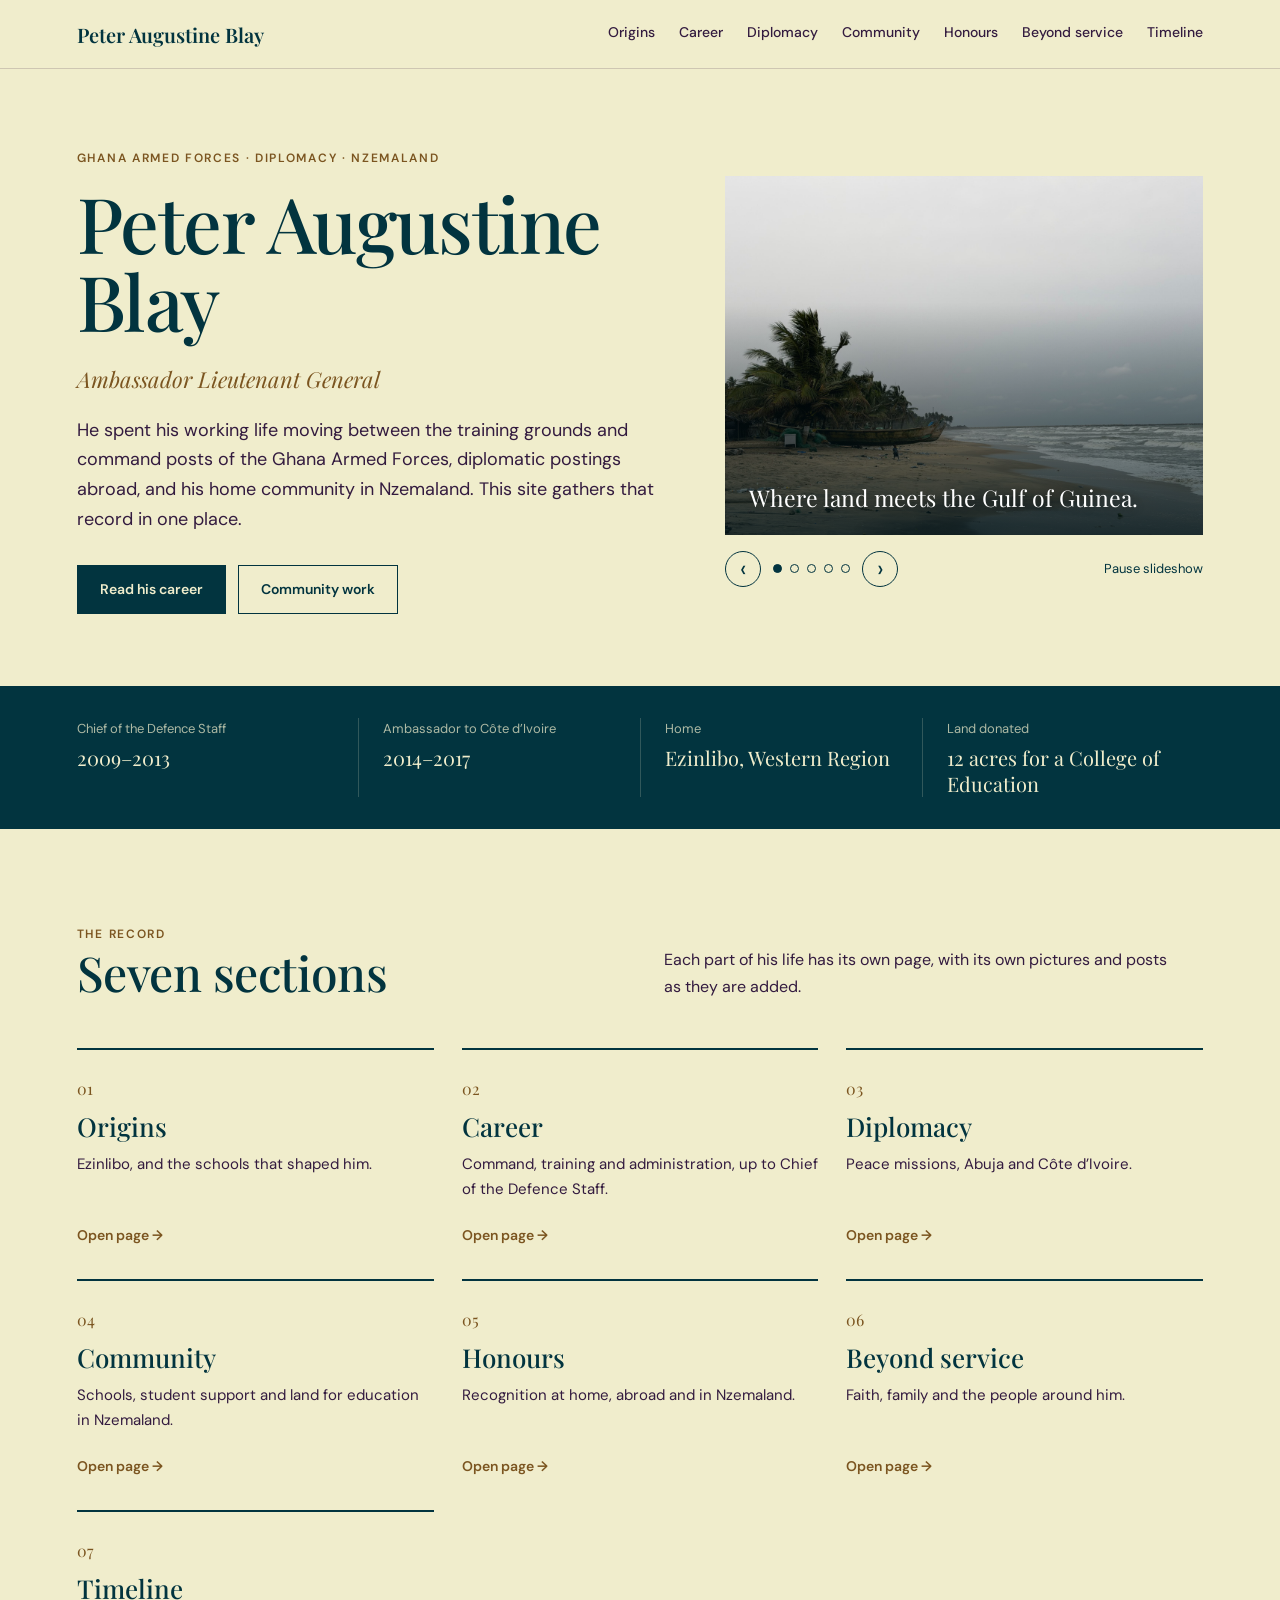
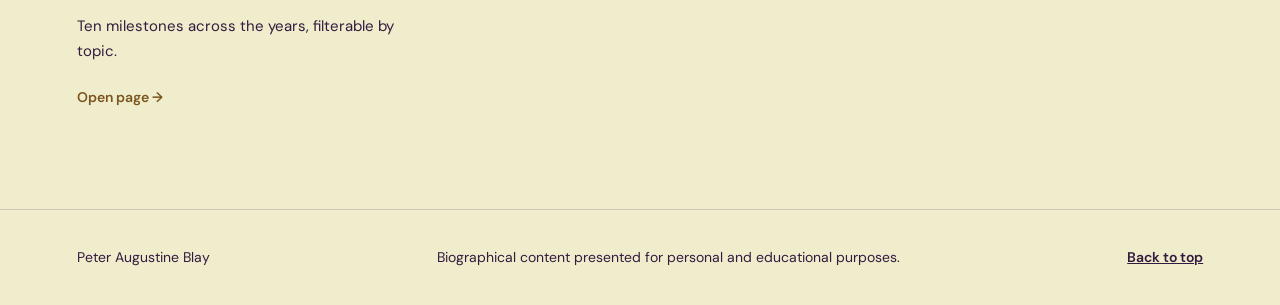
<file: peter-blay-site /index.html>
<!doctype html>
<html lang="en">
<head>
  <meta charset="utf-8">
  <meta name="viewport" content="width=device-width, initial-scale=1">
  <meta name="theme-color" content="#02343F">
  <meta name="description" content="Peter Augustine Blay: service in the Ghana Armed Forces, diplomacy abroad, community work in Nzemaland, and faith.">
  <title>Peter Augustine Blay</title>
  <link rel="preconnect" href="https://fonts.googleapis.com">
  <link rel="preconnect" href="https://fonts.gstatic.com" crossorigin>
  <link href="https://fonts.googleapis.com/css2?family=DM+Sans:wght@400;500;600;700&family=Playfair+Display:wght@400;500;600;700&display=swap" rel="stylesheet">
  <link rel="stylesheet" href="styles.css">
  <link rel="stylesheet" href="pages.css">
  <script src="posts.js" defer></script>
  <script src="script.js" defer></script>
</head>
<body>
  <a class="skip-link" href="#main">Skip to content</a>

  <header class="site-header">
    <div class="wrap header-inner">
      <a class="wordmark" href="index.html">Peter Augustine Blay</a>
      <button class="menu-toggle" type="button" aria-expanded="false" aria-controls="site-nav">
        <span class="sr-only">Menu</span>
      </button>
      <nav class="site-nav" id="site-nav" aria-label="Main">
        <a href="origins.html">Origins</a>
        <a href="career.html">Career</a>
        <a href="diplomacy.html">Diplomacy</a>
        <a href="community.html">Community</a>
        <a href="honours.html">Honours</a>
        <a href="life.html">Beyond service</a>
        <a href="timeline.html">Timeline</a>
      </nav>
    </div>
  </header>

  <main id="main">

    <section class="hero" id="top">
      <div class="wrap hero-grid">
        <div class="hero-text">
          <p class="label">Ghana Armed Forces · Diplomacy · Nzemaland</p>
          <h1 class="name">Peter Augustine Blay</h1>
          <p class="tagline">Ambassador Lieutenant General</p>
          <p class="lead">
            He spent his working life moving between the training grounds and command posts of the Ghana Armed Forces, diplomatic postings abroad, and his home community in Nzemaland. This site gathers that record in one place.
          </p>
          <div class="actions">
            <a class="btn btn-solid" href="career.html">Read his career</a>
            <a class="btn btn-line" href="community.html">Community work</a>
          </div>
        </div>

        <div class="portrait hero-carousel" role="region" aria-label="Scenes from Ezinlibo and Nzemaland" aria-roledescription="carousel" aria-live="off">
          <div class="carousel-stage">
            <figure class="carousel-slide is-active" role="group" aria-roledescription="slide" aria-label="1 of 5" aria-hidden="false">
              <img src="enzilinbobeachshore.jpeg" alt="Coastline and waves along the shore near Ezinlibo" fetchpriority="high" decoding="async">
              <figcaption>Where land meets the Gulf of Guinea.</figcaption>
            </figure>
            <figure class="carousel-slide" role="group" aria-roledescription="slide" aria-label="2 of 5" aria-hidden="true">
              <img src="ezinlinbotown.jpeg" alt="A view across Ezinlibo town" loading="lazy" decoding="async">
              <figcaption>Ezinlibo, a coastal home in Ghana’s Western Region.</figcaption>
            </figure>
            <figure class="carousel-slide" role="group" aria-roledescription="slide" aria-label="3 of 5" aria-hidden="true">
              <img src="ezinlinbocanoes.jpeg" alt="Canoes resting on the water near Ezinlibo" loading="lazy" decoding="async">
              <figcaption>Canoes along the coast of Nzemaland.</figcaption>
            </figure>
            <figure class="carousel-slide" role="group" aria-roledescription="slide" aria-label="4 of 5" aria-hidden="true">
              <img src="beautifulkidsinwater.jpeg" alt="Children playing together in the water" loading="lazy" decoding="async">
              <figcaption>Everyday life beside the water.</figcaption>
            </figure>
            <figure class="carousel-slide" role="group" aria-roledescription="slide" aria-label="5 of 5" aria-hidden="true">
              <img src="ezinlibococonuttress.jpeg" alt="Coconut palms growing in the Ezinlibo landscape" loading="lazy" decoding="async">
              <figcaption>The palms and landscapes of the Nzema coast.</figcaption>
            </figure>
          </div>
          <div class="carousel-controls">
            <button class="carousel-button carousel-previous" type="button" aria-label="Previous image">‹</button>
            <div class="carousel-indicators" aria-label="Choose an image">
              <button class="carousel-indicator is-active" type="button" aria-label="Show image 1" aria-current="true"></button>
              <button class="carousel-indicator" type="button" aria-label="Show image 2"></button>
              <button class="carousel-indicator" type="button" aria-label="Show image 3"></button>
              <button class="carousel-indicator" type="button" aria-label="Show image 4"></button>
              <button class="carousel-indicator" type="button" aria-label="Show image 5"></button>
            </div>
            <button class="carousel-button carousel-next" type="button" aria-label="Next image">›</button>
            <button class="carousel-pause" type="button" aria-pressed="false">Pause slideshow</button>
          </div>
        </div>
      </div>
    </section>

    <section class="facts" aria-label="Key facts">
      <dl class="wrap facts-grid">
        <div>
          <dt>Chief of the Defence Staff</dt>
          <dd>2009–2013</dd>
        </div>
        <div>
          <dt>Ambassador to Côte d’Ivoire</dt>
          <dd>2014–2017</dd>
        </div>
        <div>
          <dt>Home</dt>
          <dd>Ezinlibo, Western Region</dd>
        </div>
        <div>
          <dt>Land donated</dt>
          <dd>12 acres for a College of Education</dd>
        </div>
      </dl>
    </section>

    <section class="block" aria-labelledby="sections-title">
      <div class="wrap">
        <div class="head">
          <div>
            <p class="label">The record</p>
            <h2 id="sections-title">Seven sections</h2>
          </div>
          <p>Each part of his life has its own page, with its own pictures and posts as they are added.</p>
        </div>

        <div class="index-grid">
          <a class="index-card" href="origins.html">
            <span class="num">01</span>
            <h3>Origins</h3>
            <p>Ezinlibo, and the schools that shaped him.</p>
            <span class="more">Open page →</span>
          </a>
          <a class="index-card" href="career.html">
            <span class="num">02</span>
            <h3>Career</h3>
            <p>Command, training and administration, up to Chief of the Defence Staff.</p>
            <span class="more">Open page →</span>
          </a>
          <a class="index-card" href="diplomacy.html">
            <span class="num">03</span>
            <h3>Diplomacy</h3>
            <p>Peace missions, Abuja and Côte d’Ivoire.</p>
            <span class="more">Open page →</span>
          </a>
          <a class="index-card" href="community.html">
            <span class="num">04</span>
            <h3>Community</h3>
            <p>Schools, student support and land for education in Nzemaland.</p>
            <span class="more">Open page →</span>
          </a>
          <a class="index-card" href="honours.html">
            <span class="num">05</span>
            <h3>Honours</h3>
            <p>Recognition at home, abroad and in Nzemaland.</p>
            <span class="more">Open page →</span>
          </a>
          <a class="index-card" href="life.html">
            <span class="num">06</span>
            <h3>Beyond service</h3>
            <p>Faith, family and the people around him.</p>
            <span class="more">Open page →</span>
          </a>
          <a class="index-card" href="timeline.html">
            <span class="num">07</span>
            <h3>Timeline</h3>
            <p>Ten milestones across the years, filterable by topic.</p>
            <span class="more">Open page →</span>
          </a>
        </div>
      </div>
    </section>

  </main>

  <footer class="site-footer">
    <div class="wrap">
      <span>Peter Augustine Blay</span>
      <span>Biographical content presented for personal and educational purposes.</span>
      <a href="#top">Back to top</a>
    </div>
  </footer>
</body>
</html>
</file>
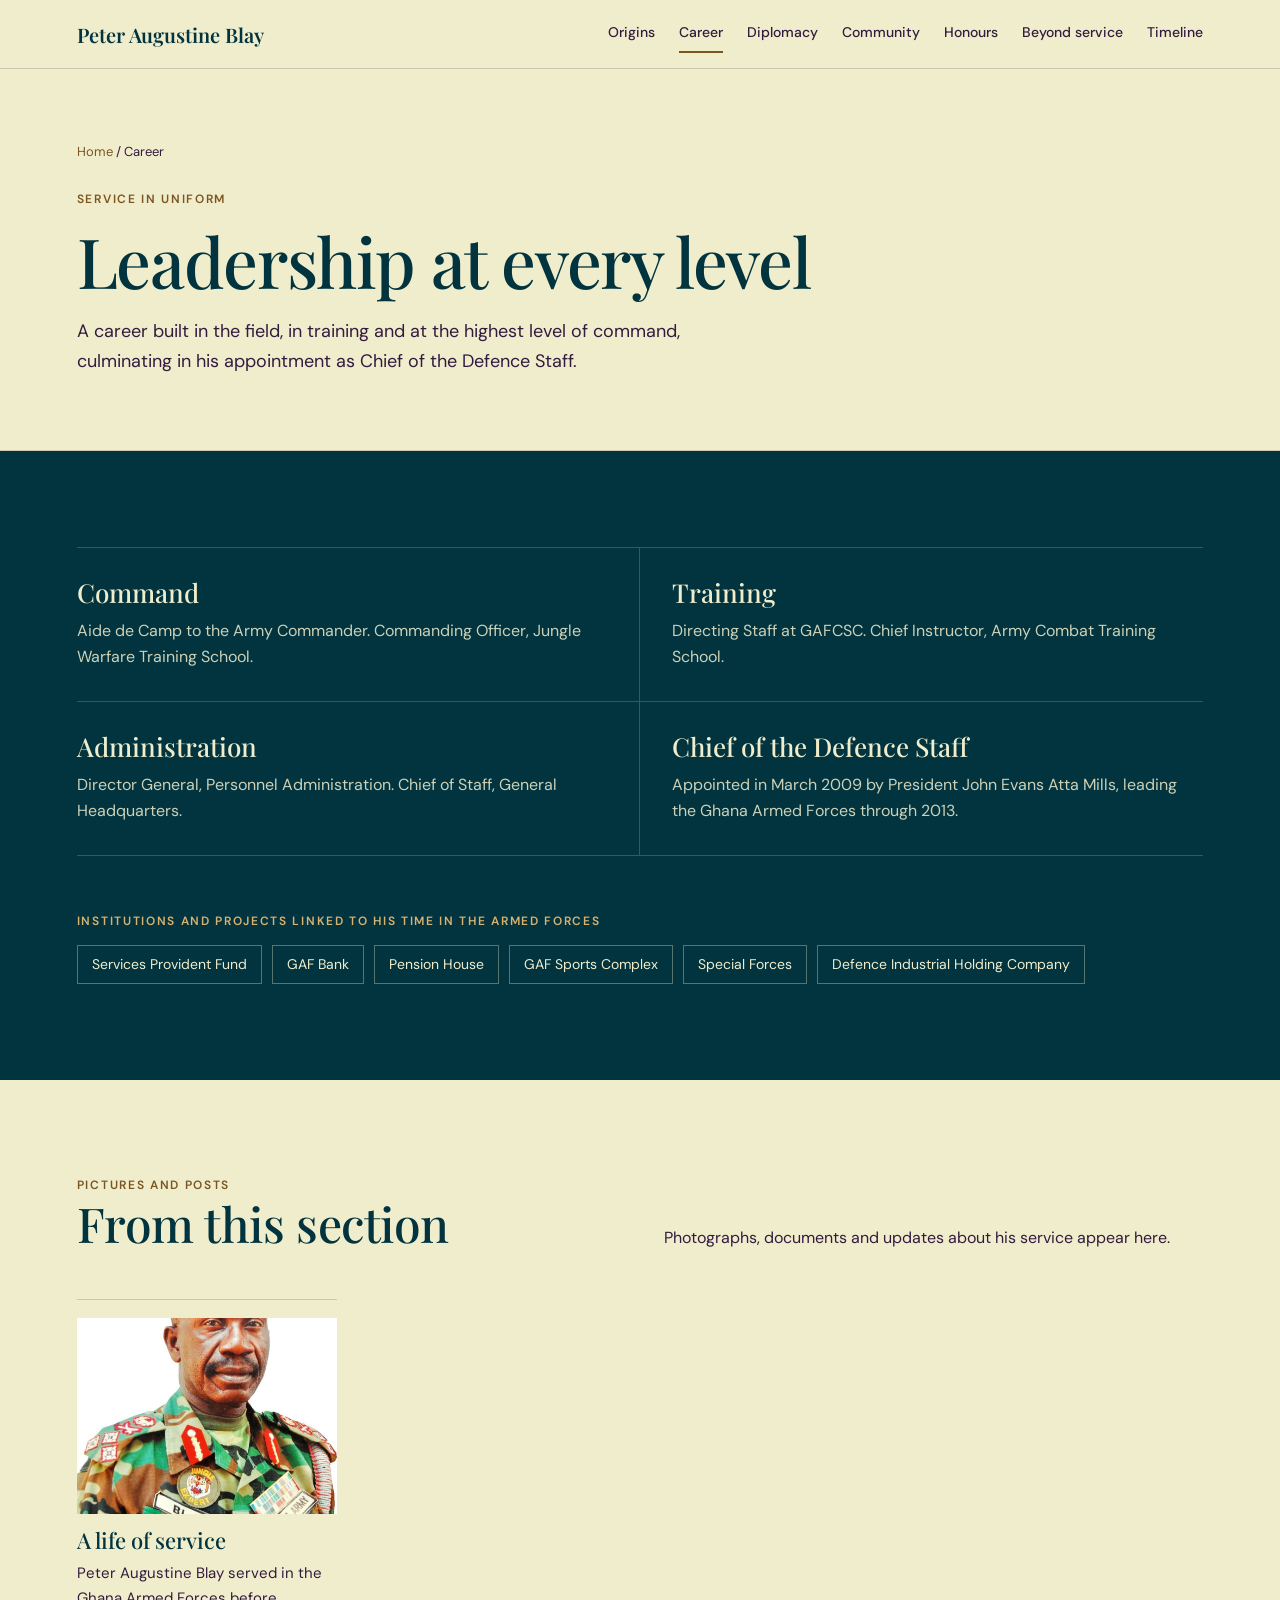
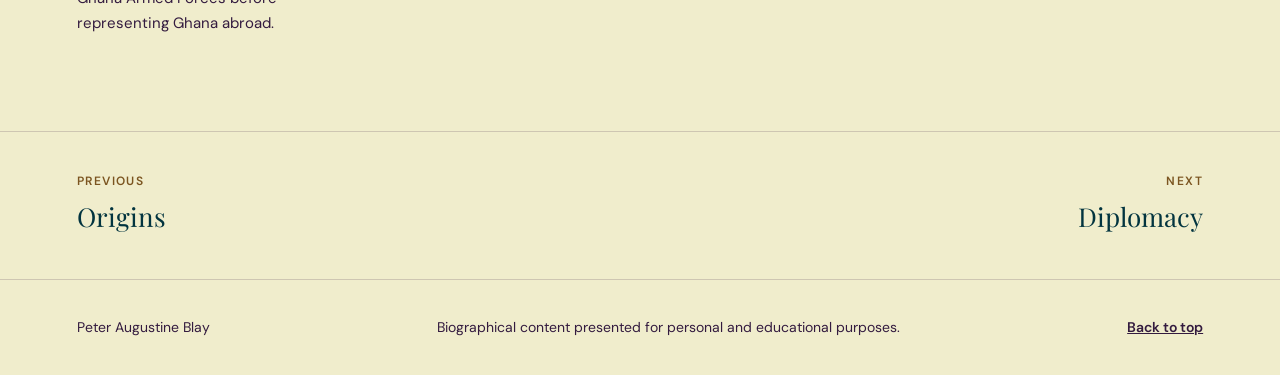
<file: peter-blay-site /career.html>
<!doctype html>
<html lang="en">
<head>
  <meta charset="utf-8">
  <meta name="viewport" content="width=device-width, initial-scale=1">
  <meta name="theme-color" content="#02343F">
  <meta name="description" content="Military career of Peter Augustine Blay: command, training, administration and Chief of the Defence Staff.">
  <title>Career | Peter Augustine Blay</title>
  <link rel="preconnect" href="https://fonts.googleapis.com">
  <link rel="preconnect" href="https://fonts.gstatic.com" crossorigin>
  <link href="https://fonts.googleapis.com/css2?family=DM+Sans:wght@400;500;600;700&family=Playfair+Display:wght@400;500;600;700&display=swap" rel="stylesheet">
  <link rel="stylesheet" href="styles.css">
  <link rel="stylesheet" href="pages.css">
  <script src="posts.js" defer></script>
  <script src="script.js" defer></script>
</head>
<body>
  <a class="skip-link" href="#main">Skip to content</a>

  <header class="site-header">
    <div class="wrap header-inner">
      <a class="wordmark" href="index.html">Peter Augustine Blay</a>
      <button class="menu-toggle" type="button" aria-expanded="false" aria-controls="site-nav">
        <span class="sr-only">Menu</span>
      </button>
      <nav class="site-nav" id="site-nav" aria-label="Main">
        <a href="origins.html">Origins</a>
        <a href="career.html" aria-current="page">Career</a>
        <a href="diplomacy.html">Diplomacy</a>
        <a href="community.html">Community</a>
        <a href="honours.html">Honours</a>
        <a href="life.html">Beyond service</a>
        <a href="timeline.html">Timeline</a>
      </nav>
    </div>
  </header>

  <main id="main">

    <section class="page-hero" id="top">
      <div class="wrap">
        <nav class="crumbs" aria-label="Breadcrumb"><a href="index.html">Home</a> / Career</nav>
        <p class="label">Service in uniform</p>
        <h1>Leadership at every level</h1>
        <p class="lead">A career built in the field, in training and at the highest level of command, culminating in his appointment as Chief of the Defence Staff.</p>
      </div>
    </section>

    <section class="block dark" aria-labelledby="roles-title">
      <div class="wrap">
        <h2 id="roles-title" class="sr-only">Roles</h2>
        <div class="roles">
          <article class="role-card">
            <h3>Command</h3>
            <p>Aide de Camp to the Army Commander. Commanding Officer, Jungle Warfare Training School.</p>
          </article>
          <article class="role-card">
            <h3>Training</h3>
            <p>Directing Staff at GAFCSC. Chief Instructor, Army Combat Training School.</p>
          </article>
          <article class="role-card">
            <h3>Administration</h3>
            <p>Director General, Personnel Administration. Chief of Staff, General Headquarters.</p>
          </article>
          <article class="role-card">
            <h3>Chief of the Defence Staff</h3>
            <p>Appointed in March 2009 by President John Evans Atta Mills, leading the Ghana Armed Forces through 2013.</p>
          </article>
        </div>

        <div class="built">
          <p class="label">Institutions and projects linked to his time in the Armed Forces</p>
          <ul class="tags">
            <li>Services Provident Fund</li>
            <li>GAF Bank</li>
            <li>Pension House</li>
            <li>GAF Sports Complex</li>
            <li>Special Forces</li>
            <li>Defence Industrial Holding Company</li>
          </ul>
        </div>
      </div>
    </section>

    <section class="block posts-block" aria-labelledby="posts-title">
      <div class="wrap">
        <div class="head">
          <div>
            <p class="label">Pictures and posts</p>
            <h2 id="posts-title">From this section</h2>
          </div>
          <p>Photographs, documents and updates about his service appear here.</p>
        </div>
        <div class="post-grid" data-posts="career"></div>
      </div>
    </section>

  </main>

  <nav class="pager" aria-label="Section pages">
    <div class="wrap">
      <a href="origins.html"><small>Previous</small><span class="title">Origins</span></a>
      <a class="next" href="diplomacy.html"><small>Next</small><span class="title">Diplomacy</span></a>
    </div>
  </nav>

  <footer class="site-footer">
    <div class="wrap">
      <span>Peter Augustine Blay</span>
      <span>Biographical content presented for personal and educational purposes.</span>
      <a href="#top">Back to top</a>
    </div>
  </footer>
</body>
</html>
</file>
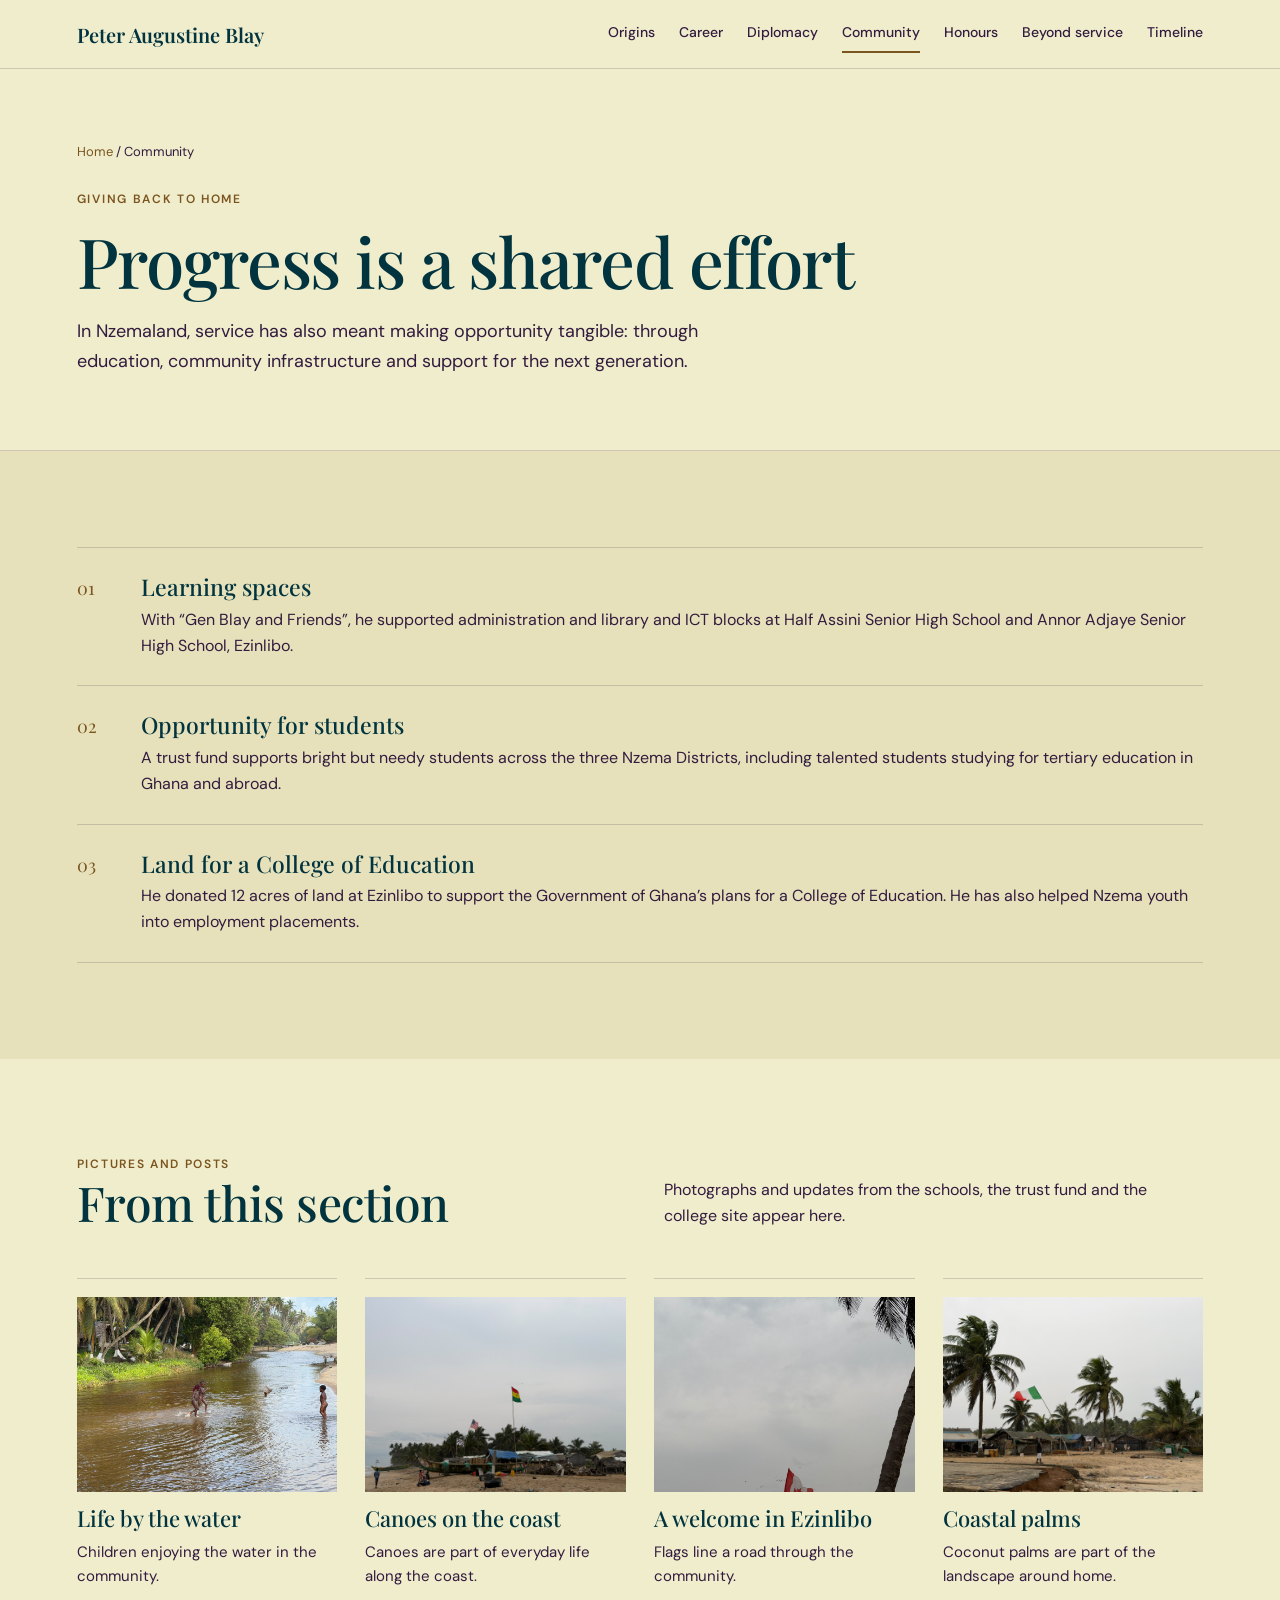
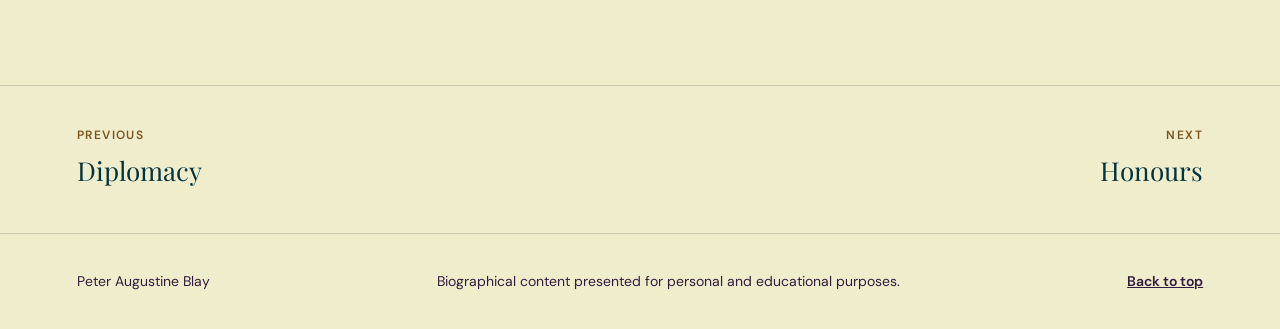
<file: peter-blay-site /community.html>
<!doctype html>
<html lang="en">
<head>
  <meta charset="utf-8">
  <meta name="viewport" content="width=device-width, initial-scale=1">
  <meta name="theme-color" content="#02343F">
  <meta name="description" content="Community work of Peter Augustine Blay in Nzemaland: learning spaces, a student trust fund and land for a College of Education.">
  <title>Community | Peter Augustine Blay</title>
  <link rel="preconnect" href="https://fonts.googleapis.com">
  <link rel="preconnect" href="https://fonts.gstatic.com" crossorigin>
  <link href="https://fonts.googleapis.com/css2?family=DM+Sans:wght@400;500;600;700&family=Playfair+Display:wght@400;500;600;700&display=swap" rel="stylesheet">
  <link rel="stylesheet" href="styles.css">
  <link rel="stylesheet" href="pages.css">
  <script src="posts.js" defer></script>
  <script src="script.js" defer></script>
</head>
<body>
  <a class="skip-link" href="#main">Skip to content</a>

  <header class="site-header">
    <div class="wrap header-inner">
      <a class="wordmark" href="index.html">Peter Augustine Blay</a>
      <button class="menu-toggle" type="button" aria-expanded="false" aria-controls="site-nav">
        <span class="sr-only">Menu</span>
      </button>
      <nav class="site-nav" id="site-nav" aria-label="Main">
        <a href="origins.html">Origins</a>
        <a href="career.html">Career</a>
        <a href="diplomacy.html">Diplomacy</a>
        <a href="community.html" aria-current="page">Community</a>
        <a href="honours.html">Honours</a>
        <a href="life.html">Beyond service</a>
        <a href="timeline.html">Timeline</a>
      </nav>
    </div>
  </header>

  <main id="main">

    <section class="page-hero" id="top">
      <div class="wrap">
        <nav class="crumbs" aria-label="Breadcrumb"><a href="index.html">Home</a> / Community</nav>
        <p class="label">Giving back to home</p>
        <h1>Progress is a shared effort</h1>
        <p class="lead">In Nzemaland, service has also meant making opportunity tangible: through education, community infrastructure and support for the next generation.</p>
      </div>
    </section>

    <section class="block band" aria-labelledby="projects-title">
      <div class="wrap">
        <h2 id="projects-title" class="sr-only">Projects</h2>
        <div class="items">
          <div class="item">
            <span class="num">01</span>
            <div>
              <h3>Learning spaces</h3>
              <p>With “Gen Blay and Friends”, he supported administration and library and ICT blocks at Half Assini Senior High School and Annor Adjaye Senior High School, Ezinlibo.</p>
            </div>
          </div>
          <div class="item">
            <span class="num">02</span>
            <div>
              <h3>Opportunity for students</h3>
              <p>A trust fund supports bright but needy students across the three Nzema Districts, including talented students studying for tertiary education in Ghana and abroad.</p>
            </div>
          </div>
          <div class="item">
            <span class="num">03</span>
            <div>
              <h3>Land for a College of Education</h3>
              <p>He donated 12 acres of land at Ezinlibo to support the Government of Ghana’s plans for a College of Education. He has also helped Nzema youth into employment placements.</p>
            </div>
          </div>
        </div>
      </div>
    </section>

    <section class="block posts-block" aria-labelledby="posts-title">
      <div class="wrap">
        <div class="head">
          <div>
            <p class="label">Pictures and posts</p>
            <h2 id="posts-title">From this section</h2>
          </div>
          <p>Photographs and updates from the schools, the trust fund and the college site appear here.</p>
        </div>
        <div class="post-grid" data-posts="community"></div>
      </div>
    </section>

  </main>

  <nav class="pager" aria-label="Section pages">
    <div class="wrap">
      <a href="diplomacy.html"><small>Previous</small><span class="title">Diplomacy</span></a>
      <a class="next" href="honours.html"><small>Next</small><span class="title">Honours</span></a>
    </div>
  </nav>

  <footer class="site-footer">
    <div class="wrap">
      <span>Peter Augustine Blay</span>
      <span>Biographical content presented for personal and educational purposes.</span>
      <a href="#top">Back to top</a>
    </div>
  </footer>
</body>
</html>
</file>
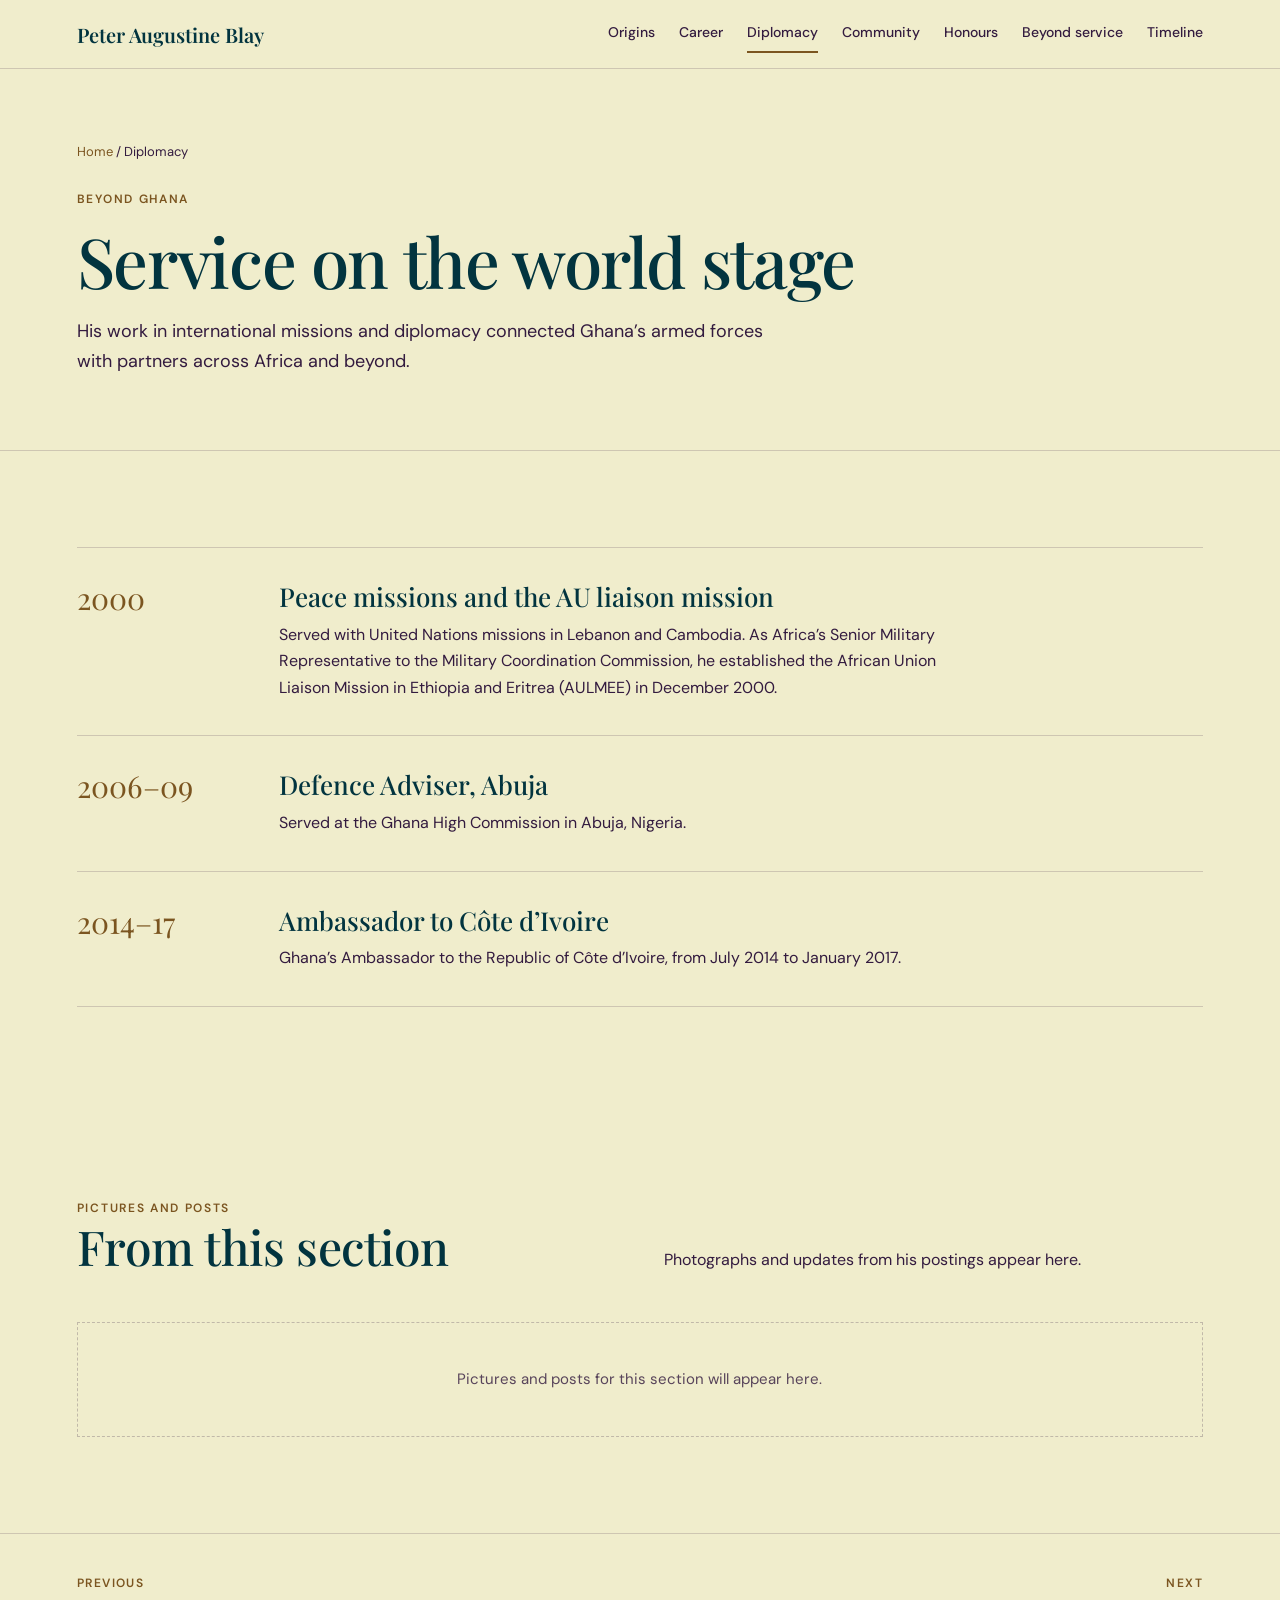
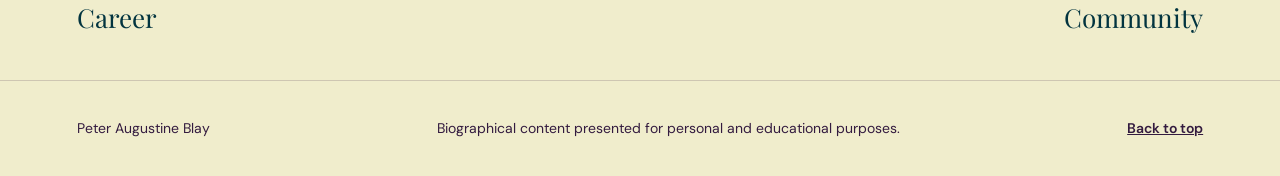
<file: peter-blay-site /diplomacy.html>
<!doctype html>
<html lang="en">
<head>
  <meta charset="utf-8">
  <meta name="viewport" content="width=device-width, initial-scale=1">
  <meta name="theme-color" content="#02343F">
  <meta name="description" content="Diplomatic service of Peter Augustine Blay: UN and African Union peace missions, Abuja and Côte d’Ivoire.">
  <title>Diplomacy | Peter Augustine Blay</title>
  <link rel="preconnect" href="https://fonts.googleapis.com">
  <link rel="preconnect" href="https://fonts.gstatic.com" crossorigin>
  <link href="https://fonts.googleapis.com/css2?family=DM+Sans:wght@400;500;600;700&family=Playfair+Display:wght@400;500;600;700&display=swap" rel="stylesheet">
  <link rel="stylesheet" href="styles.css">
  <link rel="stylesheet" href="pages.css">
  <script src="posts.js" defer></script>
  <script src="script.js" defer></script>
</head>
<body>
  <a class="skip-link" href="#main">Skip to content</a>

  <header class="site-header">
    <div class="wrap header-inner">
      <a class="wordmark" href="index.html">Peter Augustine Blay</a>
      <button class="menu-toggle" type="button" aria-expanded="false" aria-controls="site-nav">
        <span class="sr-only">Menu</span>
      </button>
      <nav class="site-nav" id="site-nav" aria-label="Main">
        <a href="origins.html">Origins</a>
        <a href="career.html">Career</a>
        <a href="diplomacy.html" aria-current="page">Diplomacy</a>
        <a href="community.html">Community</a>
        <a href="honours.html">Honours</a>
        <a href="life.html">Beyond service</a>
        <a href="timeline.html">Timeline</a>
      </nav>
    </div>
  </header>

  <main id="main">

    <section class="page-hero" id="top">
      <div class="wrap">
        <nav class="crumbs" aria-label="Breadcrumb"><a href="index.html">Home</a> / Diplomacy</nav>
        <p class="label">Beyond Ghana</p>
        <h1>Service on the world stage</h1>
        <p class="lead">His work in international missions and diplomacy connected Ghana’s armed forces with partners across Africa and beyond.</p>
      </div>
    </section>

    <section class="block" aria-labelledby="postings-title">
      <div class="wrap">
        <h2 id="postings-title" class="sr-only">Postings</h2>
        <div class="chapters">
          <article class="chapter">
            <p class="when">2000</p>
            <div>
              <h3>Peace missions and the AU liaison mission</h3>
              <p>Served with United Nations missions in Lebanon and Cambodia. As Africa’s Senior Military Representative to the Military Coordination Commission, he established the African Union Liaison Mission in Ethiopia and Eritrea (AULMEE) in December 2000.</p>
            </div>
          </article>
          <article class="chapter">
            <p class="when">2006–09</p>
            <div>
              <h3>Defence Adviser, Abuja</h3>
              <p>Served at the Ghana High Commission in Abuja, Nigeria.</p>
            </div>
          </article>
          <article class="chapter">
            <p class="when">2014–17</p>
            <div>
              <h3>Ambassador to Côte d’Ivoire</h3>
              <p>Ghana’s Ambassador to the Republic of Côte d’Ivoire, from July 2014 to January 2017.</p>
            </div>
          </article>
        </div>
      </div>
    </section>

    <section class="block posts-block" aria-labelledby="posts-title">
      <div class="wrap">
        <div class="head">
          <div>
            <p class="label">Pictures and posts</p>
            <h2 id="posts-title">From this section</h2>
          </div>
          <p>Photographs and updates from his postings appear here.</p>
        </div>
        <div class="post-grid" data-posts="diplomacy"></div>
      </div>
    </section>

  </main>

  <nav class="pager" aria-label="Section pages">
    <div class="wrap">
      <a href="career.html"><small>Previous</small><span class="title">Career</span></a>
      <a class="next" href="community.html"><small>Next</small><span class="title">Community</span></a>
    </div>
  </nav>

  <footer class="site-footer">
    <div class="wrap">
      <span>Peter Augustine Blay</span>
      <span>Biographical content presented for personal and educational purposes.</span>
      <a href="#top">Back to top</a>
    </div>
  </footer>
</body>
</html>
</file>
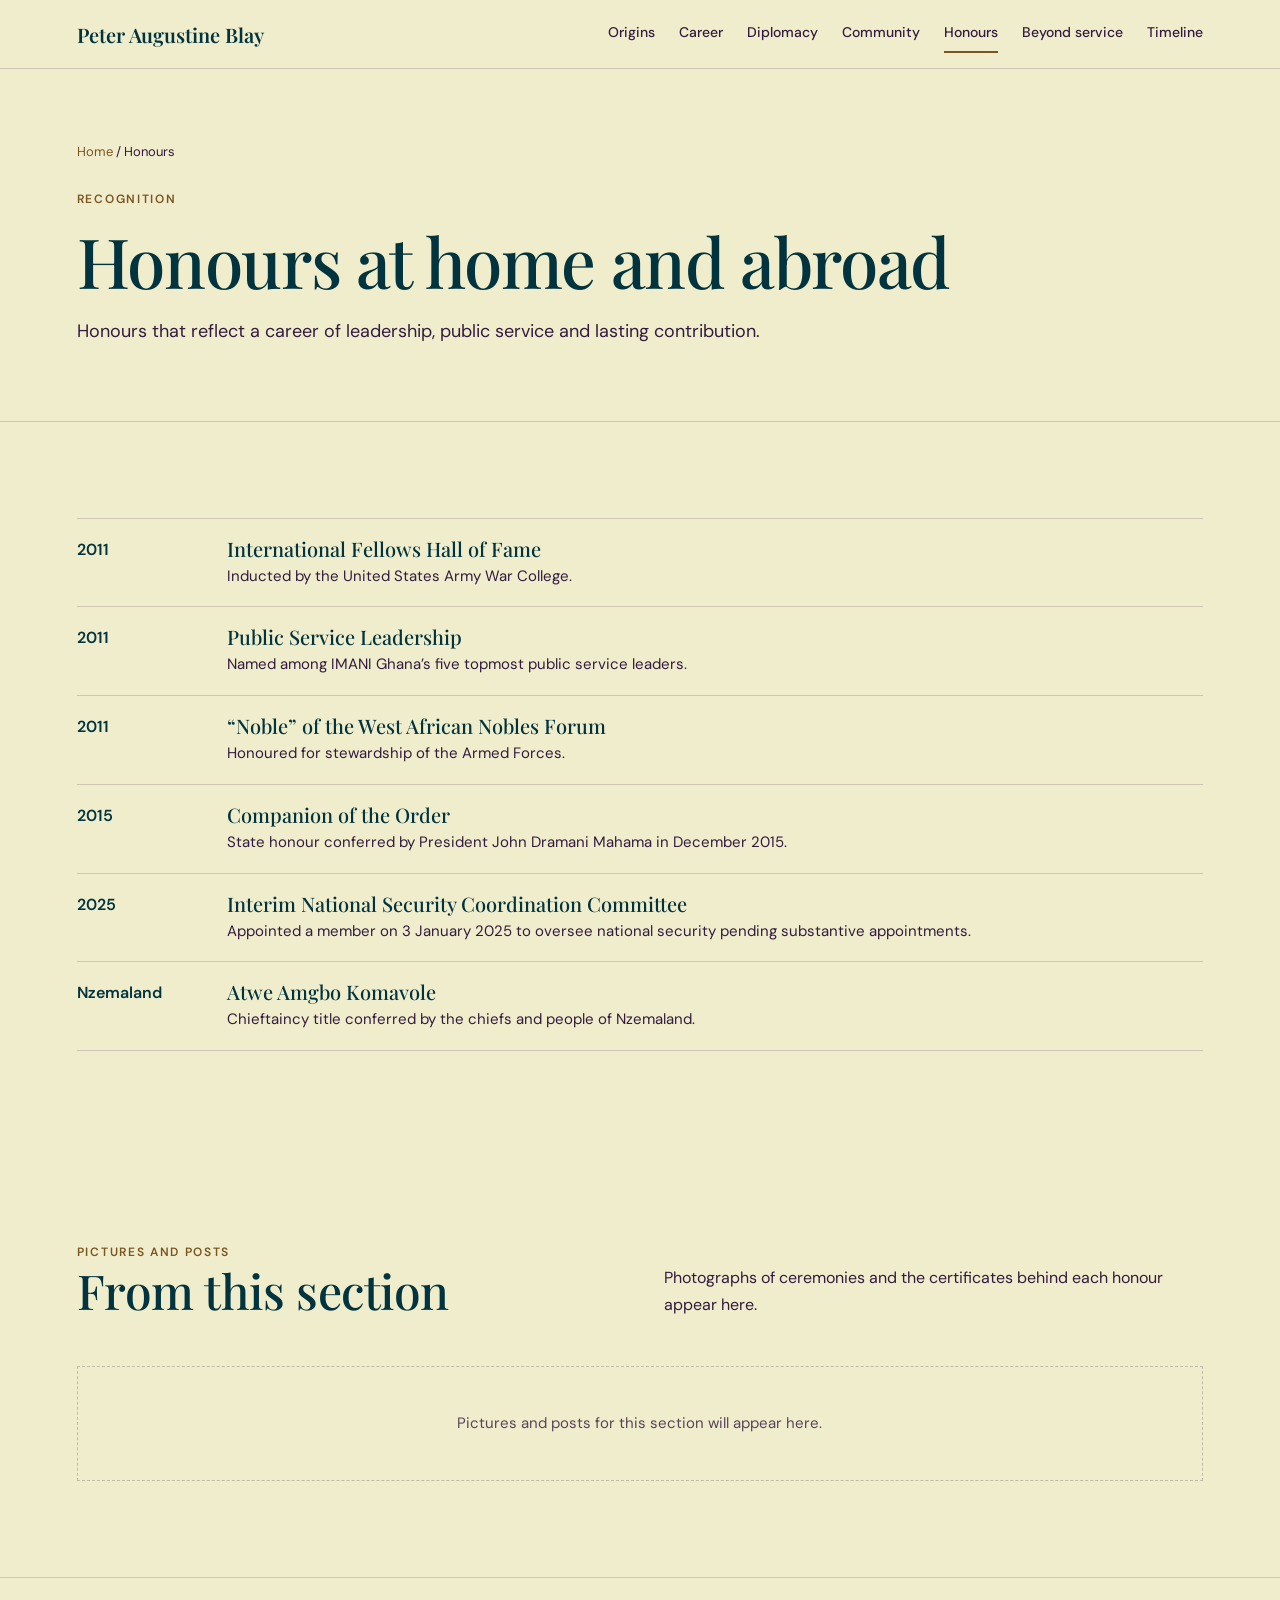
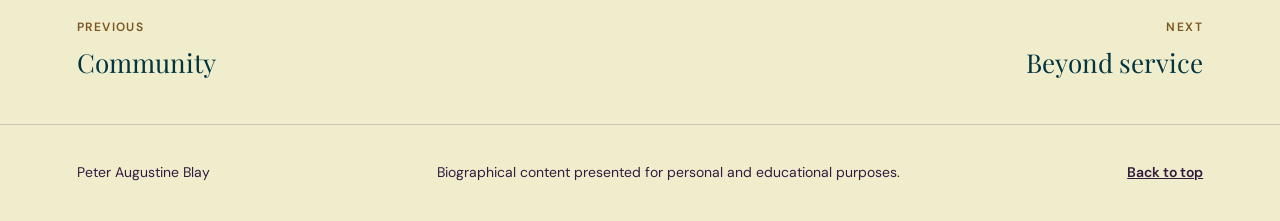
<file: peter-blay-site /honours.html>
<!doctype html>
<html lang="en">
<head>
  <meta charset="utf-8">
  <meta name="viewport" content="width=device-width, initial-scale=1">
  <meta name="theme-color" content="#02343F">
  <meta name="description" content="Honours and recognition of Peter Augustine Blay, from the US Army War College to the Companion of the Order and Nzemaland chieftaincy.">
  <title>Honours | Peter Augustine Blay</title>
  <link rel="preconnect" href="https://fonts.googleapis.com">
  <link rel="preconnect" href="https://fonts.gstatic.com" crossorigin>
  <link href="https://fonts.googleapis.com/css2?family=DM+Sans:wght@400;500;600;700&family=Playfair+Display:wght@400;500;600;700&display=swap" rel="stylesheet">
  <link rel="stylesheet" href="styles.css">
  <link rel="stylesheet" href="pages.css">
  <script src="posts.js" defer></script>
  <script src="script.js" defer></script>
</head>
<body>
  <a class="skip-link" href="#main">Skip to content</a>

  <header class="site-header">
    <div class="wrap header-inner">
      <a class="wordmark" href="index.html">Peter Augustine Blay</a>
      <button class="menu-toggle" type="button" aria-expanded="false" aria-controls="site-nav">
        <span class="sr-only">Menu</span>
      </button>
      <nav class="site-nav" id="site-nav" aria-label="Main">
        <a href="origins.html">Origins</a>
        <a href="career.html">Career</a>
        <a href="diplomacy.html">Diplomacy</a>
        <a href="community.html">Community</a>
        <a href="honours.html" aria-current="page">Honours</a>
        <a href="life.html">Beyond service</a>
        <a href="timeline.html">Timeline</a>
      </nav>
    </div>
  </header>

  <main id="main">

    <section class="page-hero" id="top">
      <div class="wrap">
        <nav class="crumbs" aria-label="Breadcrumb"><a href="index.html">Home</a> / Honours</nav>
        <p class="label">Recognition</p>
        <h1>Honours at home and abroad</h1>
        <p class="lead">Honours that reflect a career of leadership, public service and lasting contribution.</p>
      </div>
    </section>

    <section class="block" aria-labelledby="honours-list-title">
      <div class="wrap">
        <h2 id="honours-list-title" class="sr-only">Honours list</h2>
        <dl class="rows honours">
          <div>
            <dt>2011</dt>
            <dd><h3>International Fellows Hall of Fame</h3><p>Inducted by the United States Army War College.</p></dd>
          </div>
          <div>
            <dt>2011</dt>
            <dd><h3>Public Service Leadership</h3><p>Named among IMANI Ghana’s five topmost public service leaders.</p></dd>
          </div>
          <div>
            <dt>2011</dt>
            <dd><h3>“Noble” of the West African Nobles Forum</h3><p>Honoured for stewardship of the Armed Forces.</p></dd>
          </div>
          <div>
            <dt>2015</dt>
            <dd><h3>Companion of the Order</h3><p>State honour conferred by President John Dramani Mahama in December 2015.</p></dd>
          </div>
          <div>
            <dt>2025</dt>
            <dd><h3>Interim National Security Coordination Committee</h3><p>Appointed a member on 3 January 2025 to oversee national security pending substantive appointments.</p></dd>
          </div>
          <div>
            <dt>Nzemaland</dt>
            <dd><h3>Atwe Amgbo Komavole</h3><p>Chieftaincy title conferred by the chiefs and people of Nzemaland.</p></dd>
          </div>
        </dl>
      </div>
    </section>

    <section class="block posts-block" aria-labelledby="posts-title">
      <div class="wrap">
        <div class="head">
          <div>
            <p class="label">Pictures and posts</p>
            <h2 id="posts-title">From this section</h2>
          </div>
          <p>Photographs of ceremonies and the certificates behind each honour appear here.</p>
        </div>
        <div class="post-grid" data-posts="honours"></div>
      </div>
    </section>

  </main>

  <nav class="pager" aria-label="Section pages">
    <div class="wrap">
      <a href="community.html"><small>Previous</small><span class="title">Community</span></a>
      <a class="next" href="life.html"><small>Next</small><span class="title">Beyond service</span></a>
    </div>
  </nav>

  <footer class="site-footer">
    <div class="wrap">
      <span>Peter Augustine Blay</span>
      <span>Biographical content presented for personal and educational purposes.</span>
      <a href="#top">Back to top</a>
    </div>
  </footer>
</body>
</html>
</file>
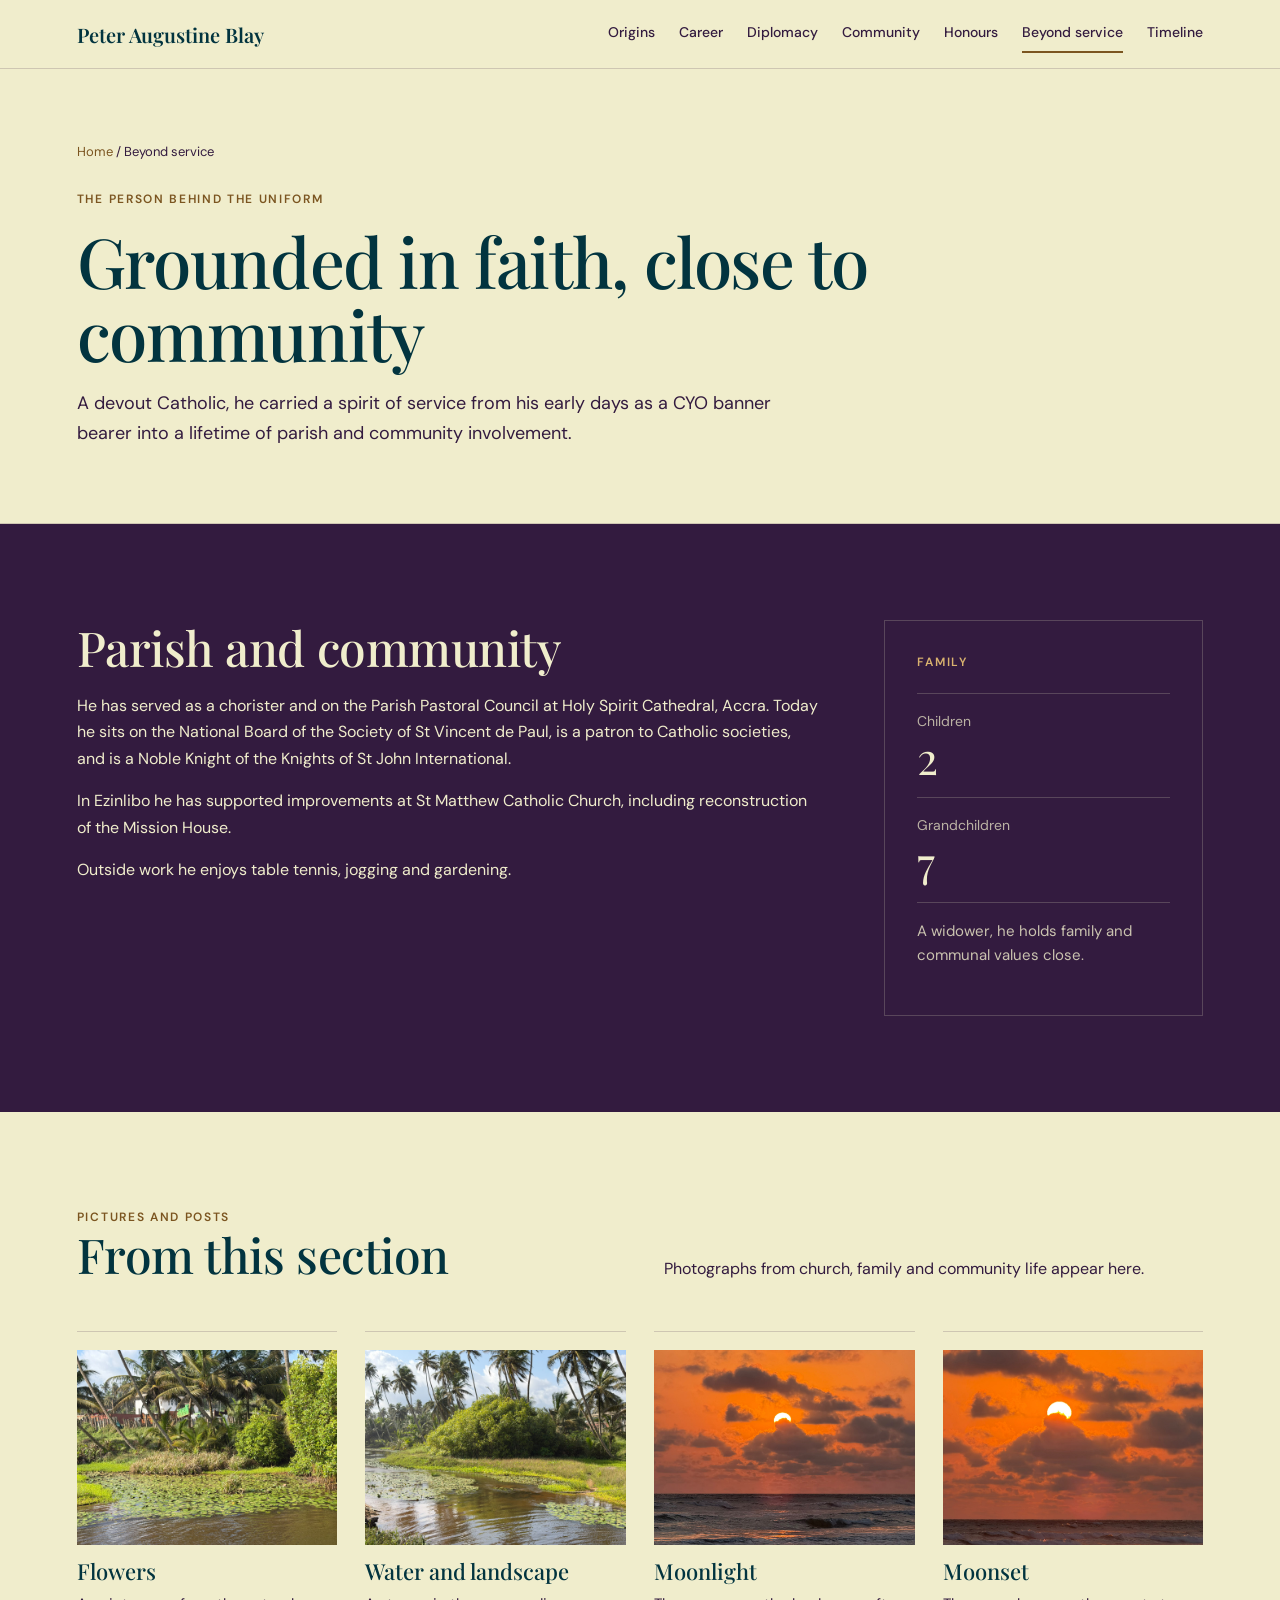
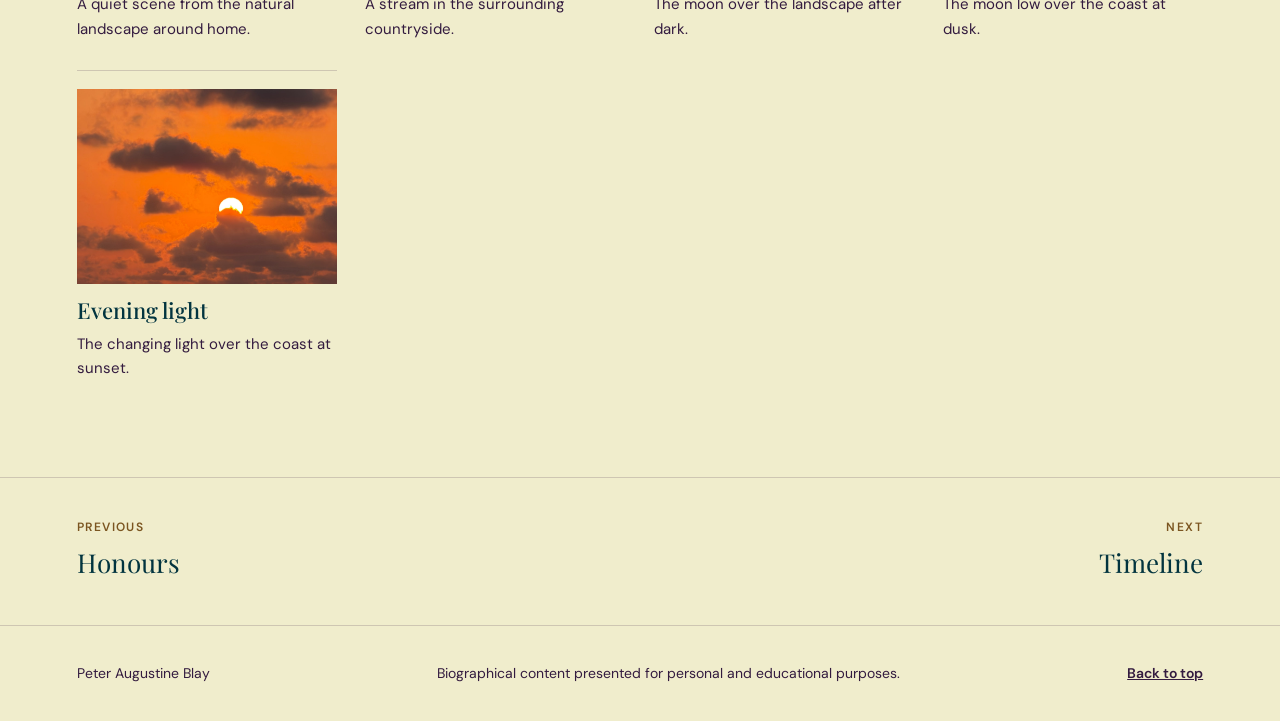
<file: peter-blay-site /life.html>
<!doctype html>
<html lang="en">
<head>
  <meta charset="utf-8">
  <meta name="viewport" content="width=device-width, initial-scale=1">
  <meta name="theme-color" content="#331B3F">
  <meta name="description" content="Faith, family and community of Peter Augustine Blay: parish service, Catholic societies and life in Ezinlibo.">
  <title>Beyond service | Peter Augustine Blay</title>
  <link rel="preconnect" href="https://fonts.googleapis.com">
  <link rel="preconnect" href="https://fonts.gstatic.com" crossorigin>
  <link href="https://fonts.googleapis.com/css2?family=DM+Sans:wght@400;500;600;700&family=Playfair+Display:wght@400;500;600;700&display=swap" rel="stylesheet">
  <link rel="stylesheet" href="styles.css">
  <link rel="stylesheet" href="pages.css">
  <script src="posts.js" defer></script>
  <script src="script.js" defer></script>
</head>
<body>
  <a class="skip-link" href="#main">Skip to content</a>

  <header class="site-header">
    <div class="wrap header-inner">
      <a class="wordmark" href="index.html">Peter Augustine Blay</a>
      <button class="menu-toggle" type="button" aria-expanded="false" aria-controls="site-nav">
        <span class="sr-only">Menu</span>
      </button>
      <nav class="site-nav" id="site-nav" aria-label="Main">
        <a href="origins.html">Origins</a>
        <a href="career.html">Career</a>
        <a href="diplomacy.html">Diplomacy</a>
        <a href="community.html">Community</a>
        <a href="honours.html">Honours</a>
        <a href="life.html" aria-current="page">Beyond service</a>
        <a href="timeline.html">Timeline</a>
      </nav>
    </div>
  </header>

  <main id="main">

    <section class="page-hero" id="top">
      <div class="wrap">
        <nav class="crumbs" aria-label="Breadcrumb"><a href="index.html">Home</a> / Beyond service</nav>
        <p class="label">The person behind the uniform</p>
        <h1>Grounded in faith, close to community</h1>
        <p class="lead">A devout Catholic, he carried a spirit of service from his early days as a CYO banner bearer into a lifetime of parish and community involvement.</p>
      </div>
    </section>

    <section class="block plum" aria-labelledby="life-title">
      <div class="wrap two life-grid">
        <div>
          <h2 id="life-title">Parish and community</h2>
          <p>He has served as a chorister and on the Parish Pastoral Council at Holy Spirit Cathedral, Accra. Today he sits on the National Board of the Society of St Vincent de Paul, is a patron to Catholic societies, and is a Noble Knight of the Knights of St John International.</p>
          <p>In Ezinlibo he has supported improvements at St Matthew Catholic Church, including reconstruction of the Mission House.</p>
          <p>Outside work he enjoys table tennis, jogging and gardening.</p>
        </div>
        <div class="family">
          <p class="label">Family</p>
          <dl>
            <div><dt>Children</dt><dd>2</dd></div>
            <div><dt>Grandchildren</dt><dd>7</dd></div>
            <div class="note"><dd>A widower, he holds family and communal values close.</dd></div>
          </dl>
        </div>
      </div>
    </section>

    <section class="block posts-block" aria-labelledby="posts-title">
      <div class="wrap">
        <div class="head">
          <div>
            <p class="label">Pictures and posts</p>
            <h2 id="posts-title">From this section</h2>
          </div>
          <p>Photographs from church, family and community life appear here.</p>
        </div>
        <div class="post-grid" data-posts="life"></div>
      </div>
    </section>

  </main>

  <nav class="pager" aria-label="Section pages">
    <div class="wrap">
      <a href="honours.html"><small>Previous</small><span class="title">Honours</span></a>
      <a class="next" href="timeline.html"><small>Next</small><span class="title">Timeline</span></a>
    </div>
  </nav>

  <footer class="site-footer">
    <div class="wrap">
      <span>Peter Augustine Blay</span>
      <span>Biographical content presented for personal and educational purposes.</span>
      <a href="#top">Back to top</a>
    </div>
  </footer>
</body>
</html>
</file>
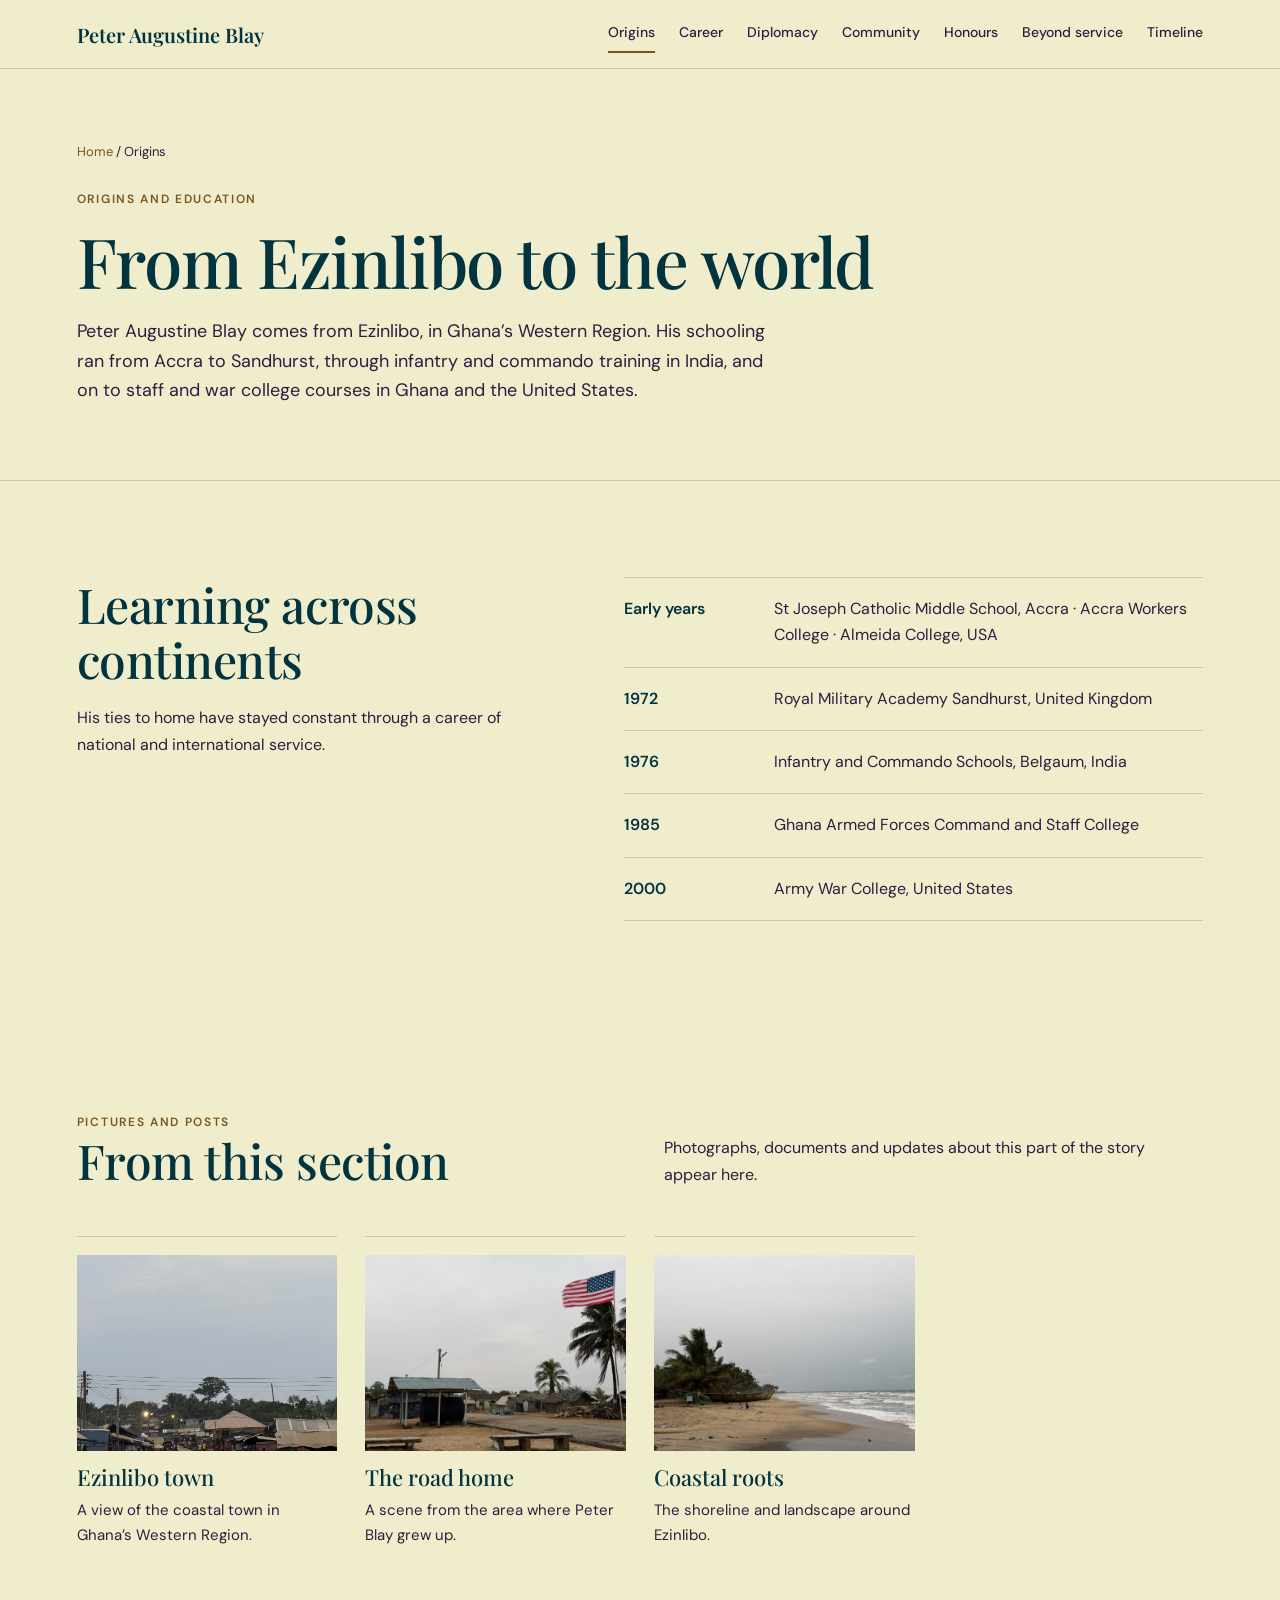
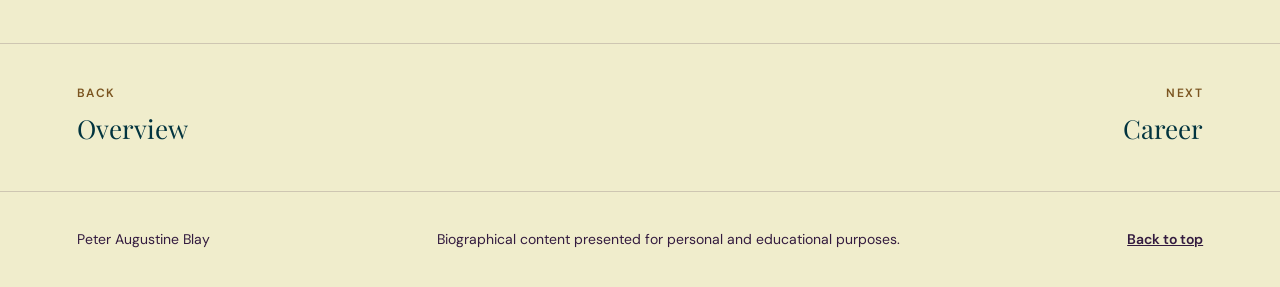
<file: peter-blay-site /origins.html>
<!doctype html>
<html lang="en">
<head>
  <meta charset="utf-8">
  <meta name="viewport" content="width=device-width, initial-scale=1">
  <meta name="theme-color" content="#02343F">
  <meta name="description" content="Origins and education of Peter Augustine Blay: Ezinlibo, Accra, Sandhurst, India and the United States.">
  <title>Origins | Peter Augustine Blay</title>
  <link rel="preconnect" href="https://fonts.googleapis.com">
  <link rel="preconnect" href="https://fonts.gstatic.com" crossorigin>
  <link href="https://fonts.googleapis.com/css2?family=DM+Sans:wght@400;500;600;700&family=Playfair+Display:wght@400;500;600;700&display=swap" rel="stylesheet">
  <link rel="stylesheet" href="styles.css">
  <link rel="stylesheet" href="pages.css">
  <script src="posts.js" defer></script>
  <script src="script.js" defer></script>
</head>
<body>
  <a class="skip-link" href="#main">Skip to content</a>

  <header class="site-header">
    <div class="wrap header-inner">
      <a class="wordmark" href="index.html">Peter Augustine Blay</a>
      <button class="menu-toggle" type="button" aria-expanded="false" aria-controls="site-nav">
        <span class="sr-only">Menu</span>
      </button>
      <nav class="site-nav" id="site-nav" aria-label="Main">
        <a href="origins.html" aria-current="page">Origins</a>
        <a href="career.html">Career</a>
        <a href="diplomacy.html">Diplomacy</a>
        <a href="community.html">Community</a>
        <a href="honours.html">Honours</a>
        <a href="life.html">Beyond service</a>
        <a href="timeline.html">Timeline</a>
      </nav>
    </div>
  </header>

  <main id="main">

    <section class="page-hero" id="top">
      <div class="wrap">
        <nav class="crumbs" aria-label="Breadcrumb"><a href="index.html">Home</a> / Origins</nav>
        <p class="label">Origins and education</p>
        <h1>From Ezinlibo to the world</h1>
        <p class="lead">Peter Augustine Blay comes from Ezinlibo, in Ghana’s Western Region. His schooling ran from Accra to Sandhurst, through infantry and commando training in India, and on to staff and war college courses in Ghana and the United States.</p>
      </div>
    </section>

    <section class="block" aria-labelledby="education-title">
      <div class="wrap two">
        <div>
          <h2 id="education-title">Learning across continents</h2>
          <p>His ties to home have stayed constant through a career of national and international service.</p>
        </div>
        <dl class="rows">
          <div><dt>Early years</dt><dd>St Joseph Catholic Middle School, Accra · Accra Workers College · Almeida College, USA</dd></div>
          <div><dt>1972</dt><dd>Royal Military Academy Sandhurst, United Kingdom</dd></div>
          <div><dt>1976</dt><dd>Infantry and Commando Schools, Belgaum, India</dd></div>
          <div><dt>1985</dt><dd>Ghana Armed Forces Command and Staff College</dd></div>
          <div><dt>2000</dt><dd>Army War College, United States</dd></div>
        </dl>
      </div>
    </section>

    <section class="block posts-block" aria-labelledby="posts-title">
      <div class="wrap">
        <div class="head">
          <div>
            <p class="label">Pictures and posts</p>
            <h2 id="posts-title">From this section</h2>
          </div>
          <p>Photographs, documents and updates about this part of the story appear here.</p>
        </div>
        <div class="post-grid" data-posts="origins"></div>
      </div>
    </section>

  </main>

  <nav class="pager" aria-label="Section pages">
    <div class="wrap">
      <a href="index.html"><small>Back</small><span class="title">Overview</span></a>
      <a class="next" href="career.html"><small>Next</small><span class="title">Career</span></a>
    </div>
  </nav>

  <footer class="site-footer">
    <div class="wrap">
      <span>Peter Augustine Blay</span>
      <span>Biographical content presented for personal and educational purposes.</span>
      <a href="#top">Back to top</a>
    </div>
  </footer>
</body>
</html>
</file>
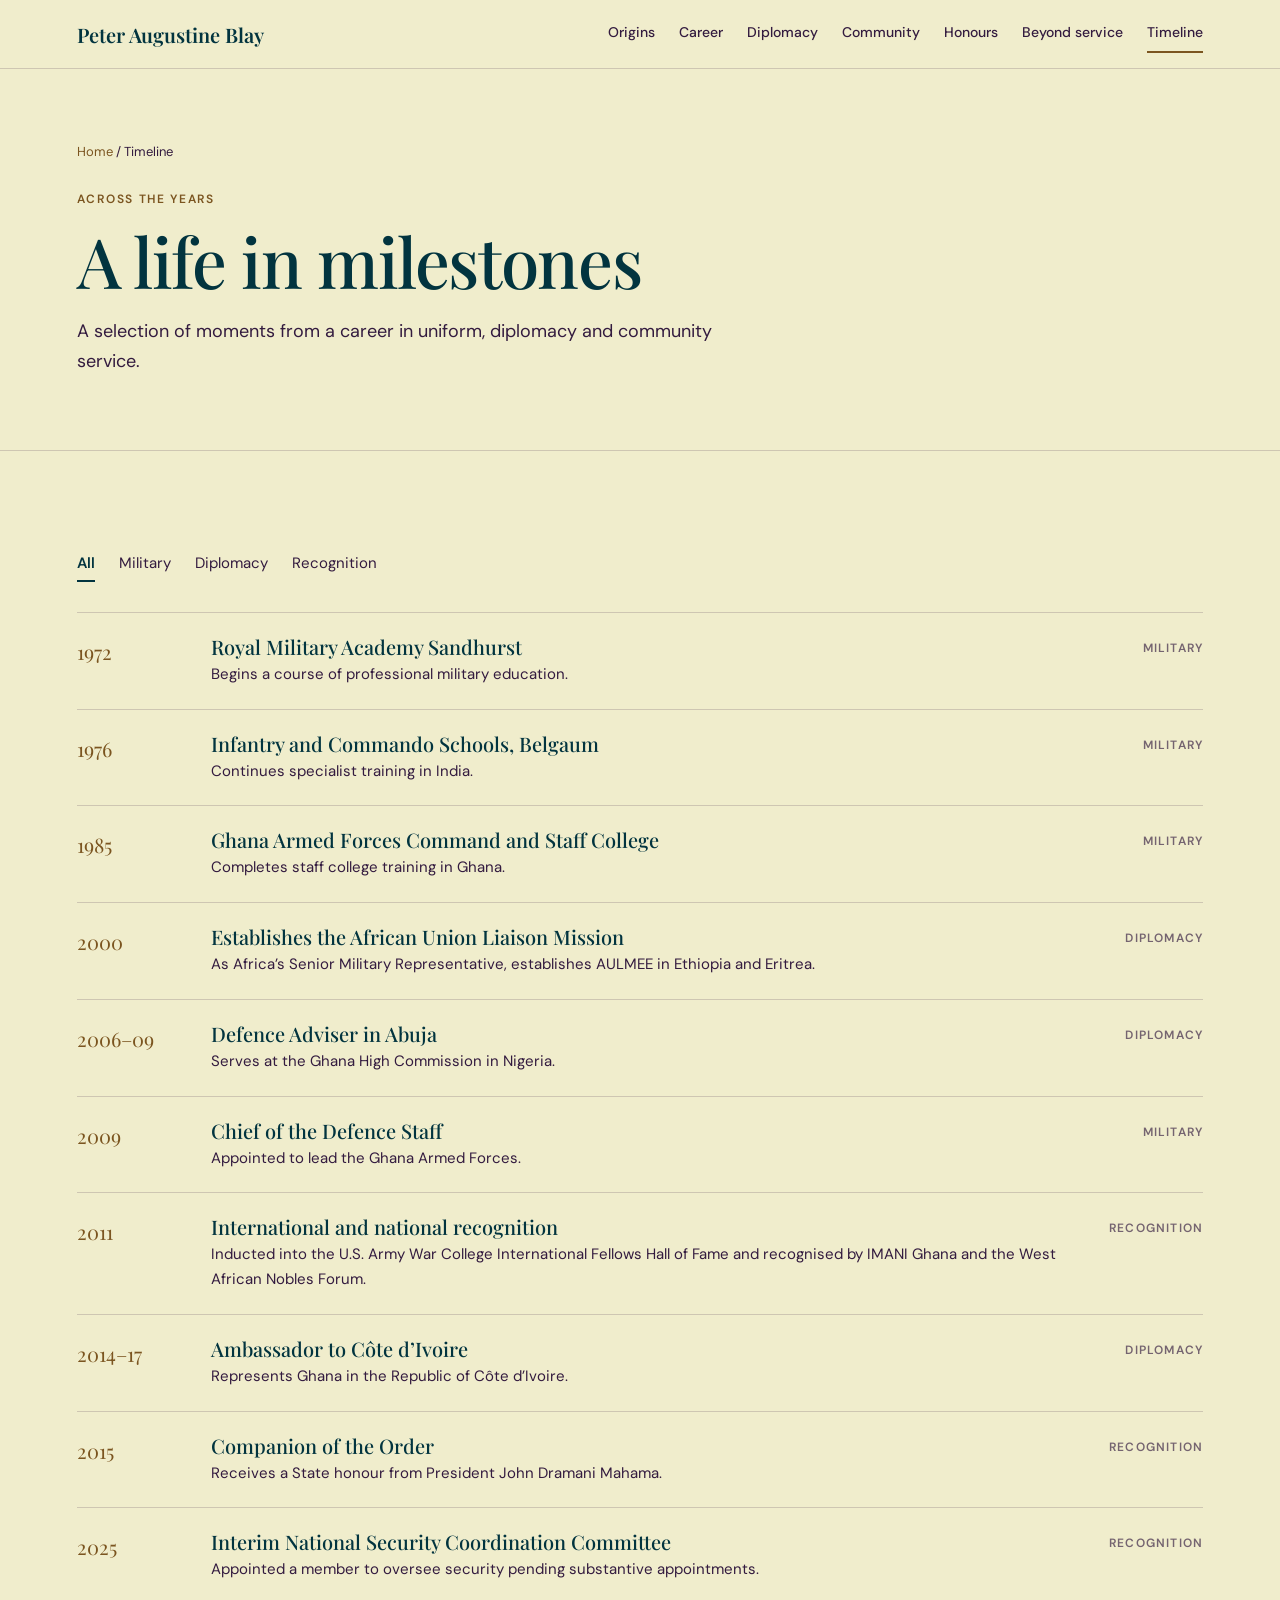
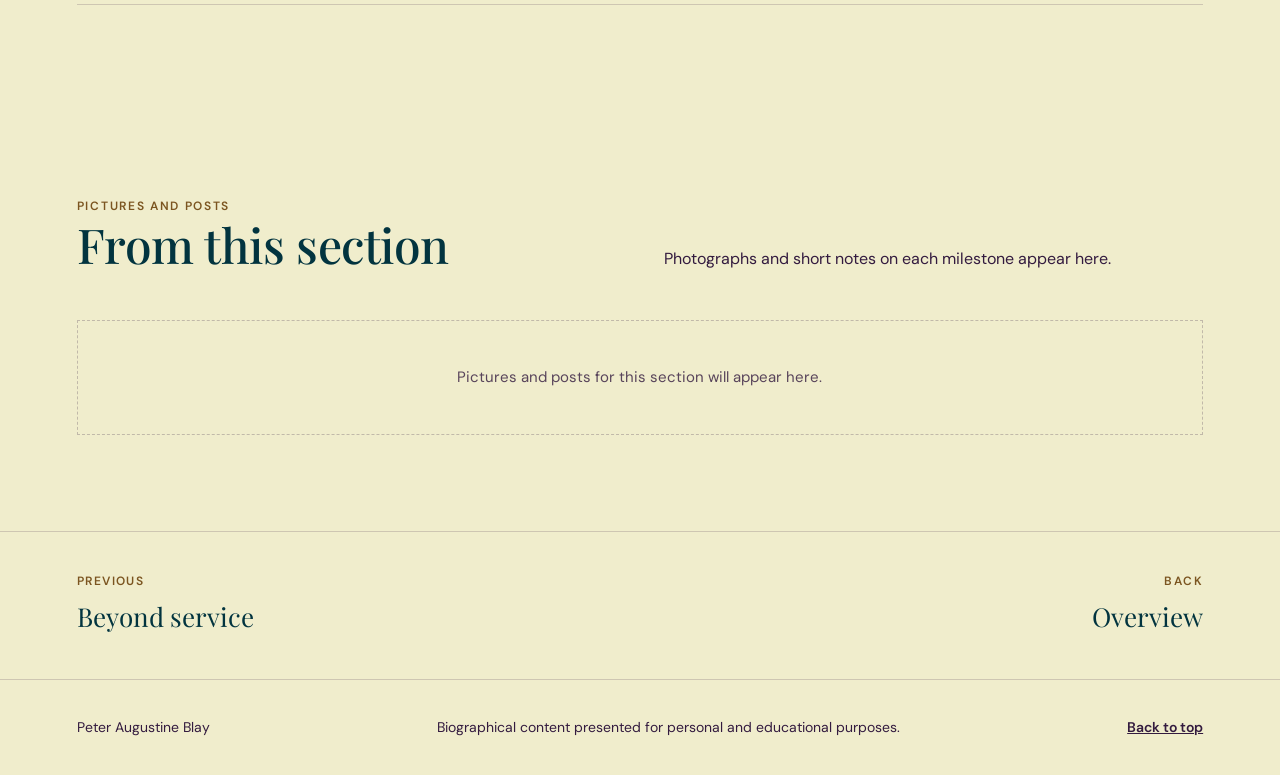
<file: peter-blay-site /timeline.html>
<!doctype html>
<html lang="en">
<head>
  <meta charset="utf-8">
  <meta name="viewport" content="width=device-width, initial-scale=1">
  <meta name="theme-color" content="#02343F">
  <meta name="description" content="Milestones in the life of Peter Augustine Blay, from Sandhurst in 1972 to the Interim National Security Coordination Committee in 2025.">
  <title>Timeline | Peter Augustine Blay</title>
  <link rel="preconnect" href="https://fonts.googleapis.com">
  <link rel="preconnect" href="https://fonts.gstatic.com" crossorigin>
  <link href="https://fonts.googleapis.com/css2?family=DM+Sans:wght@400;500;600;700&family=Playfair+Display:wght@400;500;600;700&display=swap" rel="stylesheet">
  <link rel="stylesheet" href="styles.css">
  <link rel="stylesheet" href="pages.css">
  <script src="posts.js" defer></script>
  <script src="script.js" defer></script>
</head>
<body>
  <a class="skip-link" href="#main">Skip to content</a>

  <header class="site-header">
    <div class="wrap header-inner">
      <a class="wordmark" href="index.html">Peter Augustine Blay</a>
      <button class="menu-toggle" type="button" aria-expanded="false" aria-controls="site-nav">
        <span class="sr-only">Menu</span>
      </button>
      <nav class="site-nav" id="site-nav" aria-label="Main">
        <a href="origins.html">Origins</a>
        <a href="career.html">Career</a>
        <a href="diplomacy.html">Diplomacy</a>
        <a href="community.html">Community</a>
        <a href="honours.html">Honours</a>
        <a href="life.html">Beyond service</a>
        <a href="timeline.html" aria-current="page">Timeline</a>
      </nav>
    </div>
  </header>

  <main id="main">

    <section class="page-hero" id="top">
      <div class="wrap">
        <nav class="crumbs" aria-label="Breadcrumb"><a href="index.html">Home</a> / Timeline</nav>
        <p class="label">Across the years</p>
        <h1>A life in milestones</h1>
        <p class="lead">A selection of moments from a career in uniform, diplomacy and community service.</p>
      </div>
    </section>

    <section class="block" aria-labelledby="timeline-title">
      <div class="wrap">
        <h2 id="timeline-title" class="sr-only">Milestones</h2>
        <div class="filters" role="group" aria-label="Filter timeline by topic">
          <button class="filter-button is-selected" type="button" data-filter="all" aria-pressed="true">All</button>
          <button class="filter-button" type="button" data-filter="military" aria-pressed="false">Military</button>
          <button class="filter-button" type="button" data-filter="diplomacy" aria-pressed="false">Diplomacy</button>
          <button class="filter-button" type="button" data-filter="recognition" aria-pressed="false">Recognition</button>
        </div>

        <ol class="timeline">
          <li class="timeline-entry" data-category="military"><time>1972</time><div><h3>Royal Military Academy Sandhurst</h3><p>Begins a course of professional military education.</p></div><span class="tag">Military</span></li>
          <li class="timeline-entry" data-category="military"><time>1976</time><div><h3>Infantry and Commando Schools, Belgaum</h3><p>Continues specialist training in India.</p></div><span class="tag">Military</span></li>
          <li class="timeline-entry" data-category="military"><time>1985</time><div><h3>Ghana Armed Forces Command and Staff College</h3><p>Completes staff college training in Ghana.</p></div><span class="tag">Military</span></li>
          <li class="timeline-entry" data-category="diplomacy"><time>2000</time><div><h3>Establishes the African Union Liaison Mission</h3><p>As Africa’s Senior Military Representative, establishes AULMEE in Ethiopia and Eritrea.</p></div><span class="tag">Diplomacy</span></li>
          <li class="timeline-entry" data-category="diplomacy"><time>2006–09</time><div><h3>Defence Adviser in Abuja</h3><p>Serves at the Ghana High Commission in Nigeria.</p></div><span class="tag">Diplomacy</span></li>
          <li class="timeline-entry" data-category="military"><time>2009</time><div><h3>Chief of the Defence Staff</h3><p>Appointed to lead the Ghana Armed Forces.</p></div><span class="tag">Military</span></li>
          <li class="timeline-entry" data-category="recognition"><time>2011</time><div><h3>International and national recognition</h3><p>Inducted into the U.S. Army War College International Fellows Hall of Fame and recognised by IMANI Ghana and the West African Nobles Forum.</p></div><span class="tag">Recognition</span></li>
          <li class="timeline-entry" data-category="diplomacy"><time>2014–17</time><div><h3>Ambassador to Côte d’Ivoire</h3><p>Represents Ghana in the Republic of Côte d’Ivoire.</p></div><span class="tag">Diplomacy</span></li>
          <li class="timeline-entry" data-category="recognition"><time>2015</time><div><h3>Companion of the Order</h3><p>Receives a State honour from President John Dramani Mahama.</p></div><span class="tag">Recognition</span></li>
          <li class="timeline-entry" data-category="recognition"><time>2025</time><div><h3>Interim National Security Coordination Committee</h3><p>Appointed a member to oversee security pending substantive appointments.</p></div><span class="tag">Recognition</span></li>
        </ol>
      </div>
    </section>

    <section class="block posts-block" aria-labelledby="posts-title">
      <div class="wrap">
        <div class="head">
          <div>
            <p class="label">Pictures and posts</p>
            <h2 id="posts-title">From this section</h2>
          </div>
          <p>Photographs and short notes on each milestone appear here.</p>
        </div>
        <div class="post-grid" data-posts="timeline"></div>
      </div>
    </section>

  </main>

  <nav class="pager" aria-label="Section pages">
    <div class="wrap">
      <a href="life.html"><small>Previous</small><span class="title">Beyond service</span></a>
      <a class="next" href="index.html"><small>Back</small><span class="title">Overview</span></a>
    </div>
  </nav>

  <footer class="site-footer">
    <div class="wrap">
      <span>Peter Augustine Blay</span>
      <span>Biographical content presented for personal and educational purposes.</span>
      <a href="#top">Back to top</a>
    </div>
  </footer>
</body>
</html>
</file>
<file: peter-blay-site /styles.css>
:root {
  --forest: #02343F;
  --plum: #331B3F;
  --cream: #F0EDCC;
  --cream-deep: #E6E1BA;
  --ochre: #7B5520;
  --ochre-bright: #D9B26F;
  --line: rgba(51, 27, 63, .18);
  --line-dark: rgba(240, 237, 204, .2);
  --serif: "Playfair Display", Georgia, serif;
  --sans: "DM Sans", "Helvetica Neue", Arial, sans-serif;
  --wrap: 1180px;
}

* { box-sizing: border-box; }
html { scroll-behavior: smooth; scroll-padding-top: 84px; }
body {
  margin: 0;
  background: var(--cream);
  color: var(--plum);
  font: 400 16px/1.65 var(--sans);
  -webkit-font-smoothing: antialiased;
}
img { display: block; max-width: 100%; height: auto; }
a { color: inherit; }
h1, h2, h3 { font-family: var(--serif); font-weight: 500; line-height: 1.15; margin: 0; }
p { margin: 0 0 1em; }
dl, dd { margin: 0; }
ul, ol { padding: 0; margin: 0; }
:focus-visible { outline: 2px solid var(--ochre); outline-offset: 3px; }

.wrap { width: min(var(--wrap), 88%); margin-inline: auto; }
.sr-only { position: absolute; width: 1px; height: 1px; overflow: hidden; clip: rect(0 0 0 0); white-space: nowrap; }
.skip-link { position: absolute; top: -60px; left: 12px; z-index: 50; padding: 8px 12px; background: var(--plum); color: var(--cream); }
.skip-link:focus { top: 12px; }

.label {
  margin: 0 0 14px;
  color: var(--ochre);
  font-size: 12px;
  font-weight: 600;
  letter-spacing: .14em;
  text-transform: uppercase;
}

/* Header */
.site-header {
  position: sticky;
  top: 0;
  z-index: 20;
  background: var(--cream);
  border-bottom: 1px solid var(--line);
}
.header-inner { display: flex; align-items: center; justify-content: space-between; min-height: 68px; }
.wordmark {
  color: var(--forest);
  font-family: var(--serif);
  font-size: 20px;
  font-weight: 600;
  text-decoration: none;
}
.site-nav { display: flex; gap: 24px; }
.site-nav a {
  padding: 6px 0;
  border-bottom: 2px solid transparent;
  font-size: 14px;
  font-weight: 500;
  text-decoration: none;
}
.site-nav a:hover, .site-nav a.is-active { border-bottom-color: var(--ochre); }

.menu-toggle {
  display: none;
  position: relative;
  width: 36px;
  height: 36px;
  padding: 0;
  border: 0;
  background: none;
  cursor: pointer;
}
.menu-toggle::before, .menu-toggle::after {
  position: absolute;
  left: 8px;
  right: 8px;
  height: 2px;
  background: var(--forest);
  content: "";
  transition: transform .2s ease;
}
.menu-toggle::before { top: 13px; }
.menu-toggle::after { top: 21px; }
.menu-toggle[aria-expanded="true"]::before { transform: translateY(4px) rotate(45deg); }
.menu-toggle[aria-expanded="true"]::after { transform: translateY(-4px) rotate(-45deg); }

/* Hero */
.hero { padding: 80px 0 72px; }
.hero-grid { display: grid; grid-template-columns: 1.1fr .9fr; gap: 64px; align-items: center; }
.name {
  color: var(--forest);
  font-size: clamp(46px, 6vw, 84px);
  letter-spacing: -.02em;
  line-height: 1.02;
}
.tagline { margin: 22px 0 18px; color: var(--ochre); font-family: var(--serif); font-size: 22px; font-style: italic; }
.lead { max-width: 52ch; font-size: 18px; }
.actions { display: flex; flex-wrap: wrap; gap: 12px; margin-top: 30px; }
.btn {
  display: inline-block;
  padding: 12px 22px;
  border: 1px solid var(--forest);
  font-size: 14px;
  font-weight: 600;
  text-decoration: none;
  transition: background .2s ease, color .2s ease;
}
.btn-solid { background: var(--forest); color: var(--cream); }
.btn-solid:hover { background: var(--plum); border-color: var(--plum); }
.btn-line { color: var(--forest); }
.btn-line:hover { background: var(--forest); color: var(--cream); }

.portrait { margin: 0; }
.portrait img { width: 100%; mix-blend-mode: multiply; }
.portrait figcaption {
  margin-top: 12px;
  padding-top: 10px;
  border-top: 1px solid var(--line);
  font-size: 13px;
  opacity: .8;
}
.hero-carousel { position: relative; }
.carousel-stage {
  display: grid;
  aspect-ratio: 4 / 3;
  overflow: hidden;
  background: var(--forest);
}
.carousel-stage .carousel-slide {
  position: relative;
  grid-area: 1 / 1;
  min-width: 0;
  margin: 0;
  overflow: hidden;
  opacity: 0;
  transition: opacity .8s ease;
  pointer-events: none;
}
.carousel-stage .carousel-slide.is-active { z-index: 1; opacity: 1; pointer-events: auto; }
.carousel-stage .carousel-slide img {
  width: 100%;
  height: 100%;
  object-fit: cover;
  mix-blend-mode: normal;
}
.carousel-stage .carousel-slide::after {
  position: absolute;
  inset: 35% 0 0;
  background: linear-gradient(transparent, rgba(2, 22, 27, .78));
  content: "";
}
.carousel-stage .carousel-slide figcaption {
  position: absolute;
  z-index: 1;
  right: 24px;
  bottom: 22px;
  left: 24px;
  margin: 0;
  padding: 0;
  border: 0;
  color: #fff;
  font-family: var(--serif);
  font-size: clamp(17px, 2vw, 23px);
  line-height: 1.3;
  opacity: 1;
  text-shadow: 0 1px 8px rgba(0, 0, 0, .35);
}
.hero-carousel .carousel-controls {
  display: flex;
  align-items: center;
  gap: 12px;
  margin-top: 16px;
}
.carousel-button {
  display: grid;
  width: 36px;
  height: 36px;
  place-items: center;
  border: 1px solid var(--forest);
  border-radius: 50%;
  background: transparent;
  color: var(--forest);
  font: inherit;
  font-size: 24px;
  line-height: 1;
  cursor: pointer;
}
.carousel-button:hover { background: var(--forest); color: var(--cream); }
.carousel-button:focus-visible, .carousel-indicator:focus-visible, .carousel-pause:focus-visible { outline-color: var(--ochre); }
.carousel-indicators { display: flex; gap: 8px; }
.carousel-indicator {
  width: 9px;
  height: 9px;
  padding: 0;
  border: 1px solid var(--forest);
  border-radius: 50%;
  background: transparent;
  cursor: pointer;
}
.carousel-indicator.is-active { background: var(--forest); }
.carousel-pause {
  margin-left: auto;
  padding: 6px 0;
  border: 0;
  background: transparent;
  color: var(--forest);
  font: inherit;
  font-size: 13px;
  cursor: pointer;
}
.carousel-pause:hover { text-decoration: underline; }

/* Facts strip */
.facts { background: var(--forest); color: var(--cream); }
.facts-grid {
  display: grid;
  grid-template-columns: repeat(4, 1fr);
  padding-top: 32px;
  padding-bottom: 32px;
}
.facts-grid > div { padding: 0 24px; border-left: 1px solid var(--line-dark); }
.facts-grid > div:first-child { padding-left: 0; border-left: 0; }
.facts dt { margin-bottom: 6px; font-size: 13px; opacity: .72; }
.facts dd { font-family: var(--serif); font-size: 20px; line-height: 1.3; }

/* Sections */
.block { padding: 96px 0; }
.band { background: var(--cream-deep); }
.dark { background: var(--forest); color: var(--cream); }
.dark h2 { color: var(--cream); }
.dark .label { color: var(--ochre-bright); }
.plum { background: var(--plum); color: var(--cream); }
.plum h2 { color: var(--cream); }
.plum .label { color: var(--ochre-bright); }

h2 { color: var(--forest); font-size: clamp(34px, 4vw, 48px); letter-spacing: -.01em; }
.two { display: grid; grid-template-columns: 1fr 1.2fr; gap: 64px; align-items: start; }
.head {
  display: grid;
  grid-template-columns: 1fr 1fr;
  gap: 48px;
  align-items: end;
  margin-bottom: 48px;
}
.head p { max-width: 46ch; margin: 0; }
.two h2 { margin-bottom: 18px; }

/* Definition rows (education, honours) */
.rows { margin-top: 0; border-top: 1px solid var(--line); }
.rows > div {
  display: grid;
  grid-template-columns: 130px 1fr;
  gap: 20px;
  padding: 18px 0;
  border-bottom: 1px solid var(--line);
}
.rows dt { color: var(--forest); font-weight: 600; }
.rows dd { margin: 0; }
.rows dd h3 { margin-bottom: 4px; color: var(--forest); font-size: 20px; }
.rows dd p { margin: 0; font-size: 15px; }

/* Career */
.roles {
  display: grid;
  grid-template-columns: 1fr 1fr;
  border-top: 1px solid var(--line-dark);
}
.role-card { padding: 30px 0; border-bottom: 1px solid var(--line-dark); }
.roles > article:nth-child(odd) { padding-right: 32px; border-right: 1px solid var(--line-dark); }
.roles > article:nth-child(even) { padding-left: 32px; }
.roles h3 { margin-bottom: 10px; color: var(--cream); font-size: 26px; }
.roles p { margin: 0; opacity: .85; }
.built { margin-top: 56px; }
.built .label { color: var(--ochre-bright); }
.tags { display: flex; flex-wrap: wrap; gap: 10px; list-style: none; }
.tags li {
  padding: 7px 14px;
  border: 1px solid rgba(240, 237, 204, .35);
  font-size: 14px;
}

/* Diplomacy */
.chapters { border-top: 1px solid var(--line); }
.chapter {
  display: grid;
  grid-template-columns: 170px 1fr;
  gap: 32px;
  padding: 34px 0;
  border-bottom: 1px solid var(--line);
}
.when { margin: 0; color: var(--ochre); font-family: var(--serif); font-size: 30px; line-height: 1.1; }
.chapter h3 { margin-bottom: 10px; color: var(--forest); font-size: 26px; }
.chapter p { max-width: 62ch; margin: 0; }

/* Community */
.item {
  display: grid;
  grid-template-columns: 52px 1fr;
  gap: 12px;
  padding: 26px 0;
  border-top: 1px solid var(--line);
}
.item:last-child { border-bottom: 1px solid var(--line); }
.num { color: var(--ochre); font-family: var(--serif); font-size: 18px; }
.item h3 { margin-bottom: 6px; color: var(--forest); font-size: 23px; }
.item p { margin: 0; }

/* Life beyond service */
.life-grid { grid-template-columns: 1.4fr .6fr; }
.family {
  padding: 32px;
  border: 1px solid var(--line-dark);
}
.family .label { margin-bottom: 20px; }
.family dl > div { padding: 16px 0; border-top: 1px solid var(--line-dark); }
.family dt { font-size: 14px; opacity: .72; }
.family dd { font-family: var(--serif); font-size: 44px; line-height: 1.1; }
.family .note { border-top: 1px solid var(--line-dark); }
.family .note dd { margin-top: 0; font-family: var(--sans); font-size: 15px; line-height: 1.6; opacity: .8; }

/* Timeline */
.filters { display: flex; flex-wrap: wrap; gap: 24px; margin-bottom: 30px; }
.filter-button {
  padding: 4px 0;
  border: 0;
  border-bottom: 2px solid transparent;
  background: none;
  color: var(--plum);
  font: inherit;
  font-size: 15px;
  cursor: pointer;
}
.filter-button:hover { color: var(--forest); }
.filter-button.is-selected { border-bottom-color: var(--forest); color: var(--forest); font-weight: 600; }

.timeline { list-style: none; border-top: 1px solid var(--line); }
.timeline-entry {
  display: grid;
  grid-template-columns: 110px 1fr 120px;
  gap: 24px;
  align-items: start;
  padding: 22px 0;
  border-bottom: 1px solid var(--line);
}
.timeline-entry[hidden] { display: none; }
.timeline time { color: var(--ochre); font-family: var(--serif); font-size: 20px; }
.timeline h3 { margin-bottom: 4px; color: var(--forest); font-size: 20px; }
.timeline p { margin: 0; font-size: 15px; }
.tag {
  justify-self: end;
  padding-top: 4px;
  font-size: 12px;
  font-weight: 600;
  letter-spacing: .1em;
  text-transform: uppercase;
  opacity: .65;
}

/* Footer */
.site-footer { padding: 36px 0; border-top: 1px solid var(--line); font-size: 14px; }
.site-footer .wrap { display: flex; flex-wrap: wrap; justify-content: space-between; gap: 16px; }
.site-footer a { font-weight: 600; }

/* Responsive */
@media (max-width: 1000px) {
  .facts-grid { grid-template-columns: repeat(2, 1fr); row-gap: 24px; }
  .facts-grid > div:nth-child(3) { padding-left: 0; border-left: 0; }
  .two, .life-grid { grid-template-columns: 1fr; gap: 40px; }
  .head { grid-template-columns: 1fr; gap: 16px; }
}

@media (max-width: 820px) {
  .menu-toggle { display: block; }
  .site-nav {
    position: absolute;
    top: 100%;
    left: 0;
    right: 0;
    display: none;
    flex-direction: column;
    gap: 0;
    padding: 6px 6% 14px;
    background: var(--cream);
    border-bottom: 1px solid var(--line);
  }
  .site-nav.is-open { display: flex; }
  .site-nav a { padding: 12px 0; border-bottom: 1px solid var(--line); }
  .site-nav a:hover, .site-nav a.is-active { border-bottom-color: var(--line); color: var(--ochre); }
  .hero { padding: 56px 0; }
  .hero-grid { grid-template-columns: 1fr; gap: 40px; }
  .portrait { max-width: 420px; }
  .block { padding: 72px 0; }
  .roles { grid-template-columns: 1fr; }
  .roles > article:nth-child(odd) { padding-right: 0; border-right: 0; }
  .roles > article:nth-child(even) { padding-left: 0; }
  .chapter { grid-template-columns: 1fr; gap: 10px; }
  .timeline-entry { grid-template-columns: 84px 1fr; gap: 16px; }
  .tag { display: none; }
}

@media (max-width: 520px) {
  .facts-grid { grid-template-columns: 1fr; }
  .facts-grid > div { padding: 0; border-left: 0; }
  .rows > div { grid-template-columns: 1fr; gap: 6px; }
  .item { grid-template-columns: 1fr; gap: 4px; }
  .site-footer .wrap { flex-direction: column; }
  .hero-carousel .carousel-controls { gap: 9px; }
  .hero-carousel .carousel-pause { font-size: 12px; }
  .carousel-stage .carousel-slide figcaption { right: 16px; bottom: 16px; left: 16px; }
}

@media (prefers-reduced-motion: reduce) {
  html { scroll-behavior: auto; }
  *, *::before, *::after { transition-duration: .01ms !important; }
}
</file>
<file: peter-blay-site /pages.css>
/* Multi-page additions: page heroes, section index, pager, posts */

.page-hero { padding: 72px 0 56px; border-bottom: 1px solid var(--line); }
.crumbs { margin-bottom: 28px; font-size: 13px; }
.crumbs a { color: var(--ochre); text-decoration: none; }
.crumbs a:hover { text-decoration: underline; }
.page-hero h1 {
  margin-bottom: 20px;
  color: var(--forest);
  font-size: clamp(42px, 5.4vw, 72px);
  letter-spacing: -.02em;
  line-height: 1.05;
}
.page-hero .lead { max-width: 58ch; }

/* Site-wide: current page marker in the nav */
.site-nav a[aria-current="page"] { border-bottom-color: var(--ochre); }

/* Home: section index */
.index-grid {
  display: grid;
  grid-template-columns: repeat(3, 1fr);
  gap: 28px;
}
.index-card {
  display: flex;
  flex-direction: column;
  gap: 10px;
  padding: 26px 0 4px;
  border-top: 2px solid var(--forest);
  text-decoration: none;
  transition: border-color .2s ease;
}
.index-card:hover { border-top-color: var(--ochre); }
.index-card .num { color: var(--ochre); font-family: var(--serif); font-size: 16px; }
.index-card h3 { color: var(--forest); font-size: 26px; }
.index-card p { margin: 0; font-size: 15px; }
.index-card .more { margin-top: auto; padding-top: 12px; color: var(--ochre); font-size: 14px; font-weight: 600; }
.index-card:hover h3 { text-decoration: underline; text-underline-offset: 4px; }

/* Pager: previous / next section */
.pager { border-top: 1px solid var(--line); }
.pager .wrap {
  display: flex;
  flex-wrap: wrap;
  justify-content: space-between;
  gap: 24px;
  padding: 40px 0;
}
.pager a { text-decoration: none; }
.pager a.next { margin-left: auto; text-align: right; }
.pager small {
  display: block;
  margin-bottom: 4px;
  color: var(--ochre);
  font-size: 12px;
  font-weight: 600;
  letter-spacing: .12em;
  text-transform: uppercase;
}
.pager .title { color: var(--forest); font-family: var(--serif); font-size: 26px; }
.pager a:hover .title { text-decoration: underline; text-underline-offset: 4px; }

/* Posts: pictures and updates per section */
.post-grid {
  display: grid;
  grid-template-columns: repeat(auto-fill, minmax(260px, 1fr));
  gap: 28px;
}
.post-card { padding-top: 18px; border-top: 1px solid var(--line); }
.post-card figure { margin: 0 0 14px; }
.post-card img { width: 100%; aspect-ratio: 4 / 3; object-fit: cover; }
.post-card time { color: var(--ochre); font-size: 13px; font-weight: 600; letter-spacing: .04em; }
.post-card h3 { margin: 6px 0 8px; color: var(--forest); font-size: 22px; }
.post-card p { margin: 0; font-size: 15px; }
.post-grid .empty {
  grid-column: 1 / -1;
  margin: 0;
  padding: 44px 24px;
  border: 1px dashed rgba(51, 27, 63, .3);
  text-align: center;
  font-size: 15px;
  opacity: .8;
}

/* Layout helpers for the page sections */
.items { display: grid; gap: 0; }
.plum .family dl > div { border-top-color: var(--line-dark); }

@media (max-width: 1000px) {
  .index-grid { grid-template-columns: repeat(2, 1fr); }
}
@media (max-width: 820px) {
  .site-nav a[aria-current="page"] { border-bottom-color: var(--line); color: var(--ochre); }
  .page-hero { padding: 48px 0 40px; }
}
@media (max-width: 520px) {
  .index-grid { grid-template-columns: 1fr; }
  .pager .title { font-size: 22px; }
}
</file>
